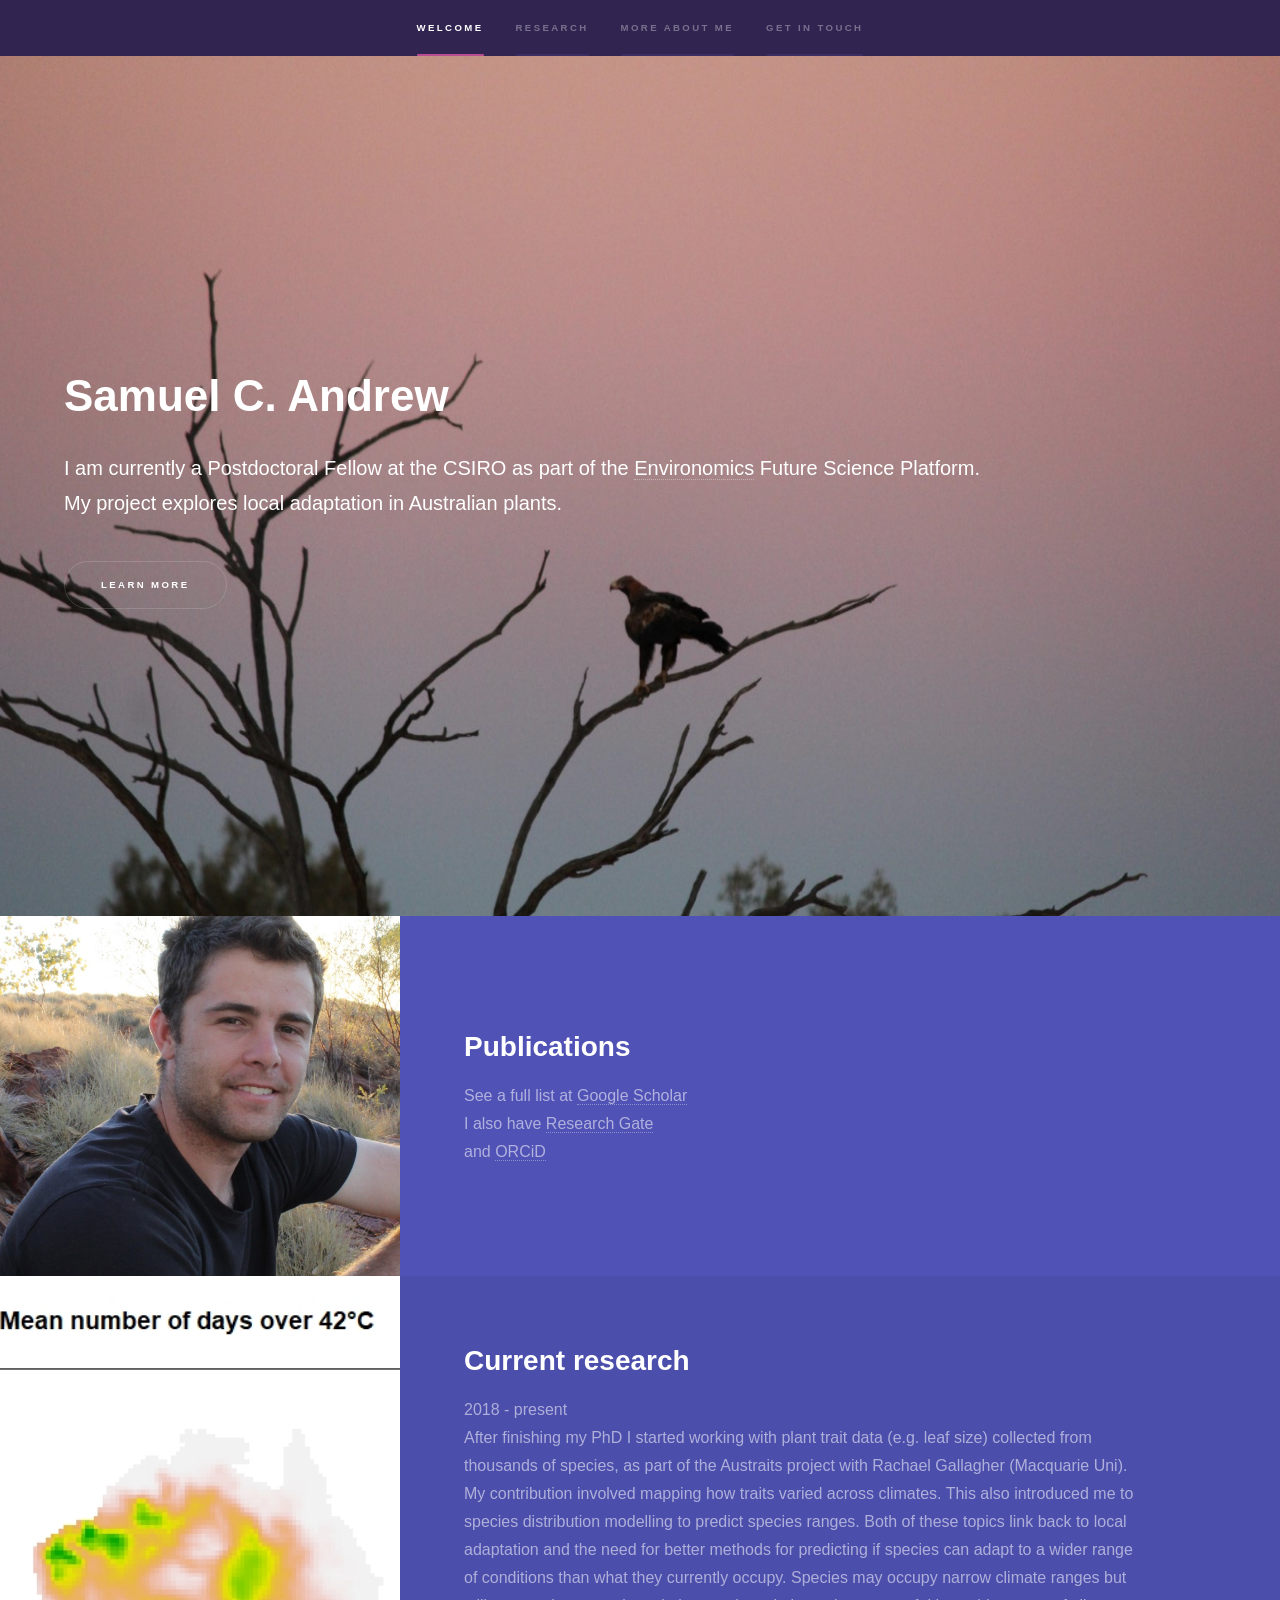
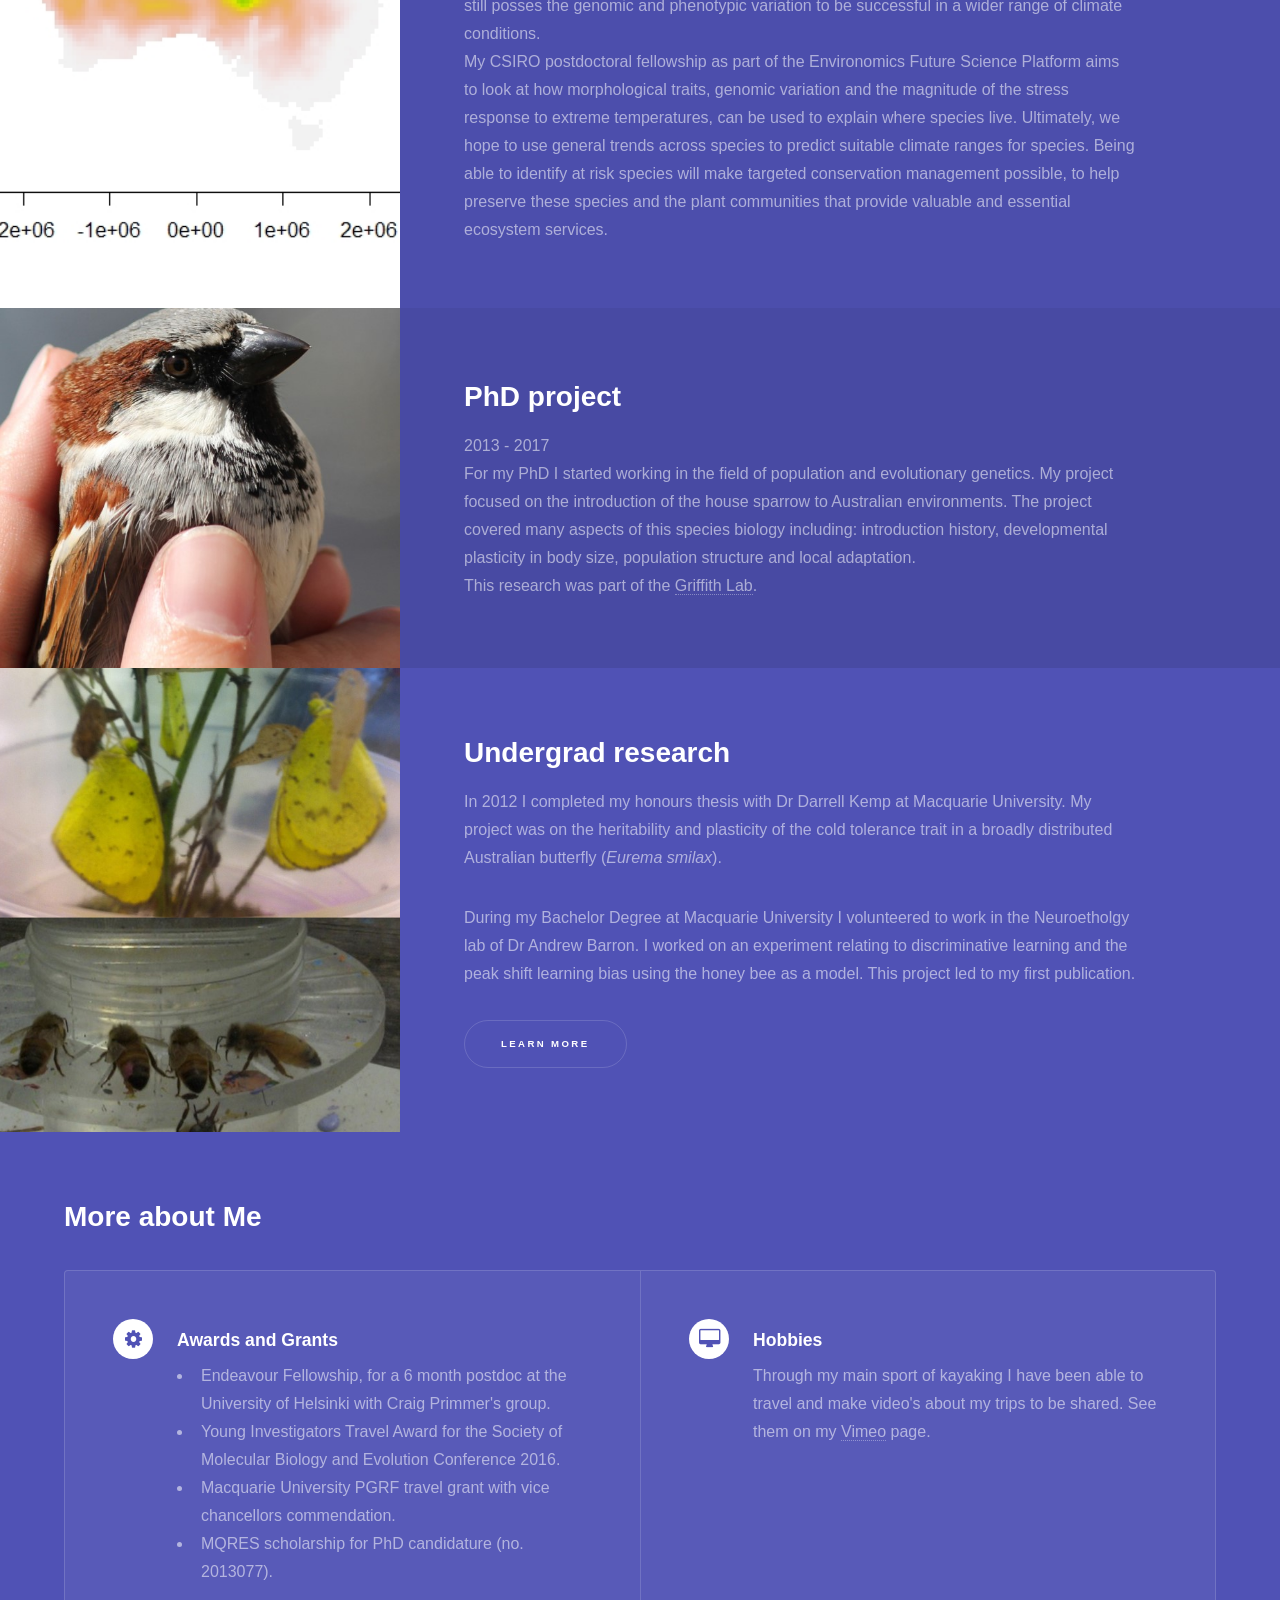
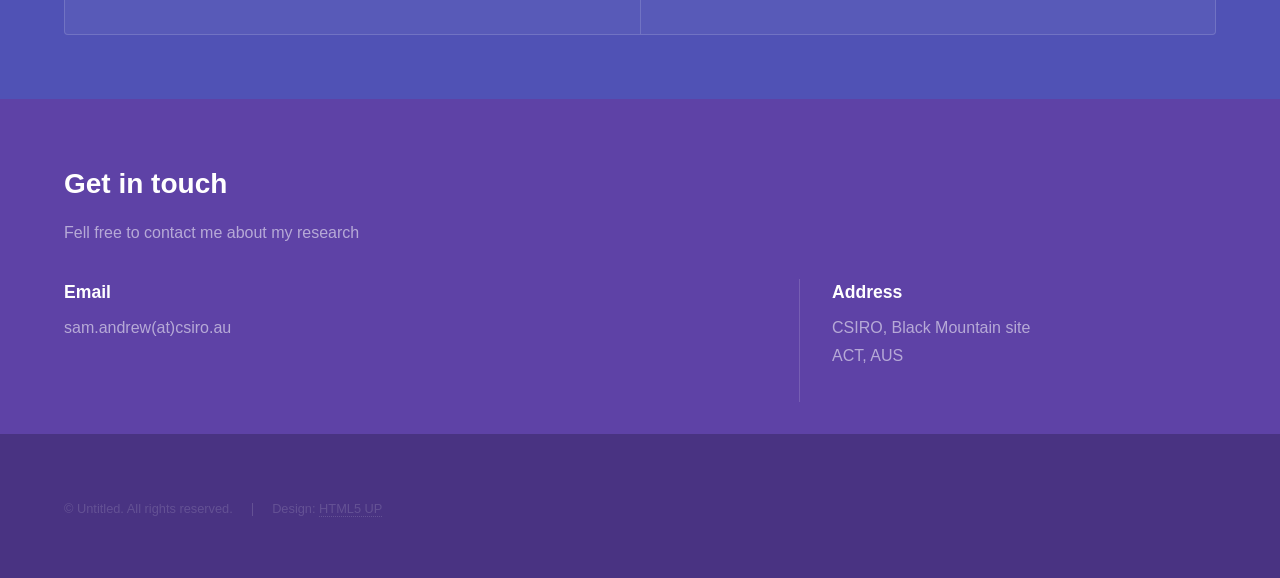
<file: index.html>
<!DOCTYPE HTML>
<!--
	Hyperspace by HTML5 UP
	html5up.net | @n33co
	Free for personal and commercial use under the CCA 3.0 license (html5up.net/license)
-->
<html>
	<head>
		<title>Samuel C. Andrew Homepage</title>
		<meta charset="utf-8" />
		<meta name="viewport" content="width=device-width, initial-scale=1" />
		<!--[if lte IE 8]><script src="assets/js/ie/html5shiv.js"></script><![endif]-->
		<link rel="stylesheet" href="assets/css/main.css" />
		<!--[if lte IE 9]><link rel="stylesheet" href="assets/css/ie9.css" /><![endif]-->
		<!--[if lte IE 8]><link rel="stylesheet" href="assets/css/ie8.css" /><![endif]-->
	</head>
	<body>

		<!-- Sidebar -->
			<section id="sidebar">
				<div class="inner">
					<nav>
						<ul>
							<li><a href="#intro">Welcome</a></li>
							<li><a href="#one">Research</a></li>
							<li><a href="#two">More about me</a></li>
							<li><a href="#three">Get in touch</a></li>
						</ul>
					</nav>
				</div>
			</section>

		<!-- Wrapper -->
			<div id="wrapper">

				<!-- Intro -->
					<section id="intro" class="wrapper style1 fullscreen fade-up">
						<div class="inner">
							<h1>Samuel C. Andrew</h1>
							<p style=color:white;>I am currently a Postdoctoral Fellow at the CSIRO as part of the <a href="https://research.csiro.au/environomics/">Environomics</a> Future Science Platform. </a><br />
							My project explores local adaptation in Australian plants.</p> 
							<ul class="actions">
								<li><a href="#one" class="button scrolly">Learn more</a></li>
							</ul>
						</div>
					</section>

				<!-- One -->
					<section id="one" class="wrapper style2 spotlights">
						<section>
							<div class="image"><img src="images/pic01.jpg" alt="" data-position="center center" /></div>
							<div class="content">
								<div class="inner">
									<h2>Publications</h2>
									<p> See a full list at <a href="https://scholar.google.com.au/citations?user=wI5Qr2sAAAAJ&hl=en">Google Scholar</a><br />
									I also have <a href="https://www.researchgate.net/profile/Samuel_Andrew">Research Gate</a><br />
									and <a href="http://orcid.org/0000-0003-4589-2746">ORCiD</a><br /></p>
									
								</div>
							</div>
						</section>
						<section>
							<a href="#" class="image"><img src="images/pic07_2.jpeg" alt="" data-position="center center" /></a>
							<div class="content">
								<div class="inner">
									<h2>Current research</h2>
									<p>2018 - present<br />
									 
									 After finishing my PhD I started working with plant trait data (e.g. leaf size) collected from thousands of species,
									 as part of the Austraits project with Rachael Gallagher (Macquarie Uni). My contribution involved mapping how traits varied
									 across climates. This also introduced me to species distribution modelling to predict species ranges. Both of these topics link
									 back to local adaptation and the need for better methods for predicting if species can adapt to a wider range of conditions than
									 what they currently occupy. Species may occupy narrow climate ranges but still posses the genomic and phenotypic variation to be
									 successful in a wider range of climate conditions.<br />
									 My CSIRO postdoctoral fellowship as part of the Environomics Future Science Platform aims to look at how morphological traits,
									 genomic variation and the magnitude of the stress response to extreme temperatures, can be used to explain where species live.
									 Ultimately, we hope to use general trends across species to predict suitable climate ranges for species. Being able to identify
									 at risk species will make targeted conservation management possible, to help preserve these species and the plant communities that
									 provide valuable and essential ecosystem services. </p>
									
								</div>
							</div>
						</section>
						<section>
							<a href="#" class="image"><img src="images/pic02.jpg" alt="" data-position="center center" /></a>
							<div class="content">
								<div class="inner">
									<h2>PhD project</h2>
									<p>2013 - 2017<br />
									 For my PhD I started working in the field of population and evolutionary genetics. My project focused on the introduction of the house sparrow to Australian environments.
									 The project covered many aspects of this species biology including: introduction history, developmental plasticity in body size, population structure and local adaptation.<br />
									 This research was part of the <a href="http://bio.mq.edu.au/research/groups/avianbehaviouralecology//">Griffith Lab</a>. </p>
									
								</div>
							</div>
						</section>
						<section>
							<a href="#" class="image"><img src="images/pic03.jpg" alt="" data-position="center center" /></a>
							<div class="content">
								<div class="inner">
									<h2>Undergrad research</h2>
									<p>In 2012 I completed my honours thesis with Dr Darrell Kemp at Macquarie University. My project was on the heritability and plasticity of the cold tolerance trait in a broadly distributed Australian butterfly (<i>Eurema smilax</i>).</p>
									<p> During my Bachelor Degree at Macquarie University I volunteered to work in the Neuroetholgy lab of Dr Andrew Barron. I worked on an experiment relating to discriminative learning and the peak shift learning bias using the honey bee as a model. This project led to my first publication.</P>
									<ul class="actions">
										<li><a href="#two" class="button scrolly">Learn more</a></li>
									</ul>
								</div>
							</div>
						</section>
					</section>

				<!-- Two -->
					<section id="two" class="wrapper style2 fade-up">
						<div class="inner">
							<h2>More about Me</h2>
							<p></p>
							<div class="features">
								<section>
									<span class="icon major fa-cog"></span>
									<h3>Awards and Grants</h3>
									<ul>
										<li>Endeavour Fellowship, for a 6 month postdoc at the University of Helsinki with Craig Primmer's group. </li>
										<li>Young Investigators Travel Award for the Society of Molecular Biology and Evolution Conference 2016.</li>
										<li>Macquarie University PGRF travel grant with vice chancellors commendation.</li>
										<li>MQRES scholarship for PhD candidature (no. 2013077).</li>
									</ul>
								</section>
								<section>
									<span class="icon major fa-desktop"></span>
									<h3>Hobbies</h3>
									<p> Through my main sport of kayaking I have been able to travel and make video's about my trips to be shared. See them on my <a href="https://vimeo.com/user37399952">Vimeo</a> page. </p>
								</section>
							</div>
							
						</div>
					</section>

				<!-- Three -->
					<section id="three" class="wrapper style1 fade-up">
						<div class="inner">
							<h2>Get in touch</h2>
							<p>Fell free to contact me about my research</p>
							<div class="split style1">
								<section>
									<ul class="contact">
										<li>
											<h3>Email</h3>
											<span>sam.andrew(at)csiro.au</span>
										</li>
									</ul>
								</section>
								<section>
									<ul class="contact">
										<li>
											<h3>Address</h3>
											<span> CSIRO, Black Mountain site<br />
											ACT, AUS</span>
										</li>
									</ul>
								</section>
							</div>
						</div>
					</section>

			</div>

		<!-- Footer -->
			<footer id="footer" class="wrapper style1-alt">
				<div class="inner">
					<ul class="menu">
						<li>&copy; Untitled. All rights reserved.</li><li>Design: <a href="http://html5up.net">HTML5 UP</a></li>
					</ul>
				</div>
			</footer>

		<!-- Scripts -->
			<script src="assets/js/jquery.min.js"></script>
			<script src="assets/js/jquery.scrollex.min.js"></script>
			<script src="assets/js/jquery.scrolly.min.js"></script>
			<script src="assets/js/skel.min.js"></script>
			<script src="assets/js/util.js"></script>
			<!--[if lte IE 8]><script src="assets/js/ie/respond.min.js"></script><![endif]-->
			<script src="assets/js/main.js"></script>

	</body>
</html>
</file>
<file: assets/css/ie9.css>
/*
	Hyperspace by HTML5 UP
	html5up.net | @n33co
	Free for personal and commercial use under the CCA 3.0 license (html5up.net/license)
*/

/* Type */

	h1.major:after {
		background: #b74e91;
	}

/* Wrapper */

	.wrapper.fullscreen {
		min-height: 0;
		padding-bottom: 6em;
		padding-top: 6em;
	}

		body.is-ie .wrapper.fullscreen {
			height: auto;
		}

/* Spotlights */

	.spotlights > section {
		padding-left: 20em;
		position: relative;
	}

		.spotlights > section > .image {
			height: 100%;
			left: 0;
			position: absolute;
			top: 0;
			width: 20em;
		}

		.spotlights > section > .content {
			width: 100%;
		}

/* Features */

	.features:after {
		clear: both;
		content: '';
		display: block;
	}

	.features section {
		float: left;
	}

/* Split */

	.split:after {
		clear: both;
		content: '';
		display: block;
	}

	.split > * {
		float: left;
	}

/* Sidebar */

	#sidebar nav a:after {
		background-color: #b74e91;
	}

/* Header */

	#header:after {
		clear: both;
		content: '';
		display: block;
	}

	#header > .title {
		float: left;
	}

	#header > nav {
		float: right;
	}
</file>
<file: assets/css/ie8.css>
/*
	Hyperspace by HTML5 UP
	html5up.net | @n33co
	Free for personal and commercial use under the CCA 3.0 license (html5up.net/license)
*/

/* Type */

	body, input, select, textarea {
		color: #ffffff;
	}

/* Button */

	input[type="submit"],
	input[type="reset"],
	input[type="button"],
	button,
	.button {
		position: relative;
	}

		input[type="submit"]:after,
		input[type="reset"]:after,
		input[type="button"]:after,
		button:after,
		.button:after {
			display: none;
		}

/* Features */

	.features {
		border: solid 1px;
	}

/* Form */

	input[type="text"],
	input[type="password"],
	input[type="email"],
	input[type="tel"],
	select,
	textarea {
		background: transparent;
		border: solid 1px;
	}

/* Split */

	.split.style1 > :first-child {
		padding-right: 2em;
		width: 70%;
	}
</file>
<file: assets/css/main.css>
@import url(font-awesome.min.css);

/*
	Hyperspace by HTML5 UP
	html5up.net | @n33co
	Free for personal and commercial use under the CCA 3.0 license (html5up.net/license)
*/

/* Reset */

	html, body, div, span, applet, object, iframe, h1, h2, h3, h4, h5, h6, p, blockquote, pre, a, abbr, acronym, address, big, cite, code, del, dfn, em, img, ins, kbd, q, s, samp, small, strike, strong, sub, sup, tt, var, b, u, i, center, dl, dt, dd, ol, ul, li, fieldset, form, label, legend, table, caption, tbody, tfoot, thead, tr, th, td, article, aside, canvas, details, embed, figure, figcaption, footer, header, hgroup, menu, nav, output, ruby, section, summary, time, mark, audio, video {
		margin: 0;
		padding: 0;
		border: 0;
		font-size: 100%;
		font: inherit;
		vertical-align: baseline;
	}

	article, aside, details, figcaption, figure, footer, header, hgroup, menu, nav, section {
		display: block;
	}

	body {
		line-height: 1;
	}

	ol, ul {
		list-style: none;
	}

	blockquote, q {
		quotes: none;
	}

	blockquote:before, blockquote:after, q:before, q:after {
		content: '';
		content: none;
	}

	table {
		border-collapse: collapse;
		border-spacing: 0;
	}

	body {
		-webkit-text-size-adjust: none;
	}

/* Box Model */

	*, *:before, *:after {
		-moz-box-sizing: border-box;
		-webkit-box-sizing: border-box;
		box-sizing: border-box;
	}

/* Grid */

	.row {
		border-bottom: solid 1px transparent;
		-moz-box-sizing: border-box;
		-webkit-box-sizing: border-box;
		box-sizing: border-box;
	}

	.row > * {
		float: left;
		-moz-box-sizing: border-box;
		-webkit-box-sizing: border-box;
		box-sizing: border-box;
	}

	.row:after, .row:before {
		content: '';
		display: block;
		clear: both;
		height: 0;
	}

	.row.uniform > * > :first-child {
		margin-top: 0;
	}

	.row.uniform > * > :last-child {
		margin-bottom: 0;
	}

	.row.\30 \25 > * {
		padding: 0 0 0 0em;
	}

	.row.\30 \25 {
		margin: 0 0 -1px 0em;
	}

	.row.uniform.\30 \25 > * {
		padding: 0em 0 0 0em;
	}

	.row.uniform.\30 \25 {
		margin: 0em 0 -1px 0em;
	}

	.row > * {
		padding: 0 0 0 1.5em;
	}

	.row {
		margin: 0 0 -1px -1.5em;
	}

	.row.uniform > * {
		padding: 1.5em 0 0 1.5em;
	}

	.row.uniform {
		margin: -1.5em 0 -1px -1.5em;
	}

	.row.\32 00\25 > * {
		padding: 0 0 0 3em;
	}

	.row.\32 00\25 {
		margin: 0 0 -1px -3em;
	}

	.row.uniform.\32 00\25 > * {
		padding: 3em 0 0 3em;
	}

	.row.uniform.\32 00\25 {
		margin: -3em 0 -1px -3em;
	}

	.row.\31 50\25 > * {
		padding: 0 0 0 2.25em;
	}

	.row.\31 50\25 {
		margin: 0 0 -1px -2.25em;
	}

	.row.uniform.\31 50\25 > * {
		padding: 2.25em 0 0 2.25em;
	}

	.row.uniform.\31 50\25 {
		margin: -2.25em 0 -1px -2.25em;
	}

	.row.\35 0\25 > * {
		padding: 0 0 0 0.75em;
	}

	.row.\35 0\25 {
		margin: 0 0 -1px -0.75em;
	}

	.row.uniform.\35 0\25 > * {
		padding: 0.75em 0 0 0.75em;
	}

	.row.uniform.\35 0\25 {
		margin: -0.75em 0 -1px -0.75em;
	}

	.row.\32 5\25 > * {
		padding: 0 0 0 0.375em;
	}

	.row.\32 5\25 {
		margin: 0 0 -1px -0.375em;
	}

	.row.uniform.\32 5\25 > * {
		padding: 0.375em 0 0 0.375em;
	}

	.row.uniform.\32 5\25 {
		margin: -0.375em 0 -1px -0.375em;
	}

	.\31 2u, .\31 2u\24 {
		width: 100%;
		clear: none;
		margin-left: 0;
	}

	.\31 1u, .\31 1u\24 {
		width: 91.6666666667%;
		clear: none;
		margin-left: 0;
	}

	.\31 0u, .\31 0u\24 {
		width: 83.3333333333%;
		clear: none;
		margin-left: 0;
	}

	.\39 u, .\39 u\24 {
		width: 75%;
		clear: none;
		margin-left: 0;
	}

	.\38 u, .\38 u\24 {
		width: 66.6666666667%;
		clear: none;
		margin-left: 0;
	}

	.\37 u, .\37 u\24 {
		width: 58.3333333333%;
		clear: none;
		margin-left: 0;
	}

	.\36 u, .\36 u\24 {
		width: 50%;
		clear: none;
		margin-left: 0;
	}

	.\35 u, .\35 u\24 {
		width: 41.6666666667%;
		clear: none;
		margin-left: 0;
	}

	.\34 u, .\34 u\24 {
		width: 33.3333333333%;
		clear: none;
		margin-left: 0;
	}

	.\33 u, .\33 u\24 {
		width: 25%;
		clear: none;
		margin-left: 0;
	}

	.\32 u, .\32 u\24 {
		width: 16.6666666667%;
		clear: none;
		margin-left: 0;
	}

	.\31 u, .\31 u\24 {
		width: 8.3333333333%;
		clear: none;
		margin-left: 0;
	}

	.\31 2u\24 + *,
	.\31 1u\24 + *,
	.\31 0u\24 + *,
	.\39 u\24 + *,
	.\38 u\24 + *,
	.\37 u\24 + *,
	.\36 u\24 + *,
	.\35 u\24 + *,
	.\34 u\24 + *,
	.\33 u\24 + *,
	.\32 u\24 + *,
	.\31 u\24 + * {
		clear: left;
	}

	.\-11u {
		margin-left: 91.66667%;
	}

	.\-10u {
		margin-left: 83.33333%;
	}

	.\-9u {
		margin-left: 75%;
	}

	.\-8u {
		margin-left: 66.66667%;
	}

	.\-7u {
		margin-left: 58.33333%;
	}

	.\-6u {
		margin-left: 50%;
	}

	.\-5u {
		margin-left: 41.66667%;
	}

	.\-4u {
		margin-left: 33.33333%;
	}

	.\-3u {
		margin-left: 25%;
	}

	.\-2u {
		margin-left: 16.66667%;
	}

	.\-1u {
		margin-left: 8.33333%;
	}

	@media screen and (max-width: 1680px) {

		.row > * {
			padding: 0 0 0 1.5em;
		}

		.row {
			margin: 0 0 -1px -1.5em;
		}

		.row.uniform > * {
			padding: 1.5em 0 0 1.5em;
		}

		.row.uniform {
			margin: -1.5em 0 -1px -1.5em;
		}

		.row.\32 00\25 > * {
			padding: 0 0 0 3em;
		}

		.row.\32 00\25 {
			margin: 0 0 -1px -3em;
		}

		.row.uniform.\32 00\25 > * {
			padding: 3em 0 0 3em;
		}

		.row.uniform.\32 00\25 {
			margin: -3em 0 -1px -3em;
		}

		.row.\31 50\25 > * {
			padding: 0 0 0 2.25em;
		}

		.row.\31 50\25 {
			margin: 0 0 -1px -2.25em;
		}

		.row.uniform.\31 50\25 > * {
			padding: 2.25em 0 0 2.25em;
		}

		.row.uniform.\31 50\25 {
			margin: -2.25em 0 -1px -2.25em;
		}

		.row.\35 0\25 > * {
			padding: 0 0 0 0.75em;
		}

		.row.\35 0\25 {
			margin: 0 0 -1px -0.75em;
		}

		.row.uniform.\35 0\25 > * {
			padding: 0.75em 0 0 0.75em;
		}

		.row.uniform.\35 0\25 {
			margin: -0.75em 0 -1px -0.75em;
		}

		.row.\32 5\25 > * {
			padding: 0 0 0 0.375em;
		}

		.row.\32 5\25 {
			margin: 0 0 -1px -0.375em;
		}

		.row.uniform.\32 5\25 > * {
			padding: 0.375em 0 0 0.375em;
		}

		.row.uniform.\32 5\25 {
			margin: -0.375em 0 -1px -0.375em;
		}

		.\31 2u\28xlarge\29, .\31 2u\24\28xlarge\29 {
			width: 100%;
			clear: none;
			margin-left: 0;
		}

		.\31 1u\28xlarge\29, .\31 1u\24\28xlarge\29 {
			width: 91.6666666667%;
			clear: none;
			margin-left: 0;
		}

		.\31 0u\28xlarge\29, .\31 0u\24\28xlarge\29 {
			width: 83.3333333333%;
			clear: none;
			margin-left: 0;
		}

		.\39 u\28xlarge\29, .\39 u\24\28xlarge\29 {
			width: 75%;
			clear: none;
			margin-left: 0;
		}

		.\38 u\28xlarge\29, .\38 u\24\28xlarge\29 {
			width: 66.6666666667%;
			clear: none;
			margin-left: 0;
		}

		.\37 u\28xlarge\29, .\37 u\24\28xlarge\29 {
			width: 58.3333333333%;
			clear: none;
			margin-left: 0;
		}

		.\36 u\28xlarge\29, .\36 u\24\28xlarge\29 {
			width: 50%;
			clear: none;
			margin-left: 0;
		}

		.\35 u\28xlarge\29, .\35 u\24\28xlarge\29 {
			width: 41.6666666667%;
			clear: none;
			margin-left: 0;
		}

		.\34 u\28xlarge\29, .\34 u\24\28xlarge\29 {
			width: 33.3333333333%;
			clear: none;
			margin-left: 0;
		}

		.\33 u\28xlarge\29, .\33 u\24\28xlarge\29 {
			width: 25%;
			clear: none;
			margin-left: 0;
		}

		.\32 u\28xlarge\29, .\32 u\24\28xlarge\29 {
			width: 16.6666666667%;
			clear: none;
			margin-left: 0;
		}

		.\31 u\28xlarge\29, .\31 u\24\28xlarge\29 {
			width: 8.3333333333%;
			clear: none;
			margin-left: 0;
		}

		.\31 2u\24\28xlarge\29 + *,
		.\31 1u\24\28xlarge\29 + *,
		.\31 0u\24\28xlarge\29 + *,
		.\39 u\24\28xlarge\29 + *,
		.\38 u\24\28xlarge\29 + *,
		.\37 u\24\28xlarge\29 + *,
		.\36 u\24\28xlarge\29 + *,
		.\35 u\24\28xlarge\29 + *,
		.\34 u\24\28xlarge\29 + *,
		.\33 u\24\28xlarge\29 + *,
		.\32 u\24\28xlarge\29 + *,
		.\31 u\24\28xlarge\29 + * {
			clear: left;
		}

		.\-11u\28xlarge\29 {
			margin-left: 91.66667%;
		}

		.\-10u\28xlarge\29 {
			margin-left: 83.33333%;
		}

		.\-9u\28xlarge\29 {
			margin-left: 75%;
		}

		.\-8u\28xlarge\29 {
			margin-left: 66.66667%;
		}

		.\-7u\28xlarge\29 {
			margin-left: 58.33333%;
		}

		.\-6u\28xlarge\29 {
			margin-left: 50%;
		}

		.\-5u\28xlarge\29 {
			margin-left: 41.66667%;
		}

		.\-4u\28xlarge\29 {
			margin-left: 33.33333%;
		}

		.\-3u\28xlarge\29 {
			margin-left: 25%;
		}

		.\-2u\28xlarge\29 {
			margin-left: 16.66667%;
		}

		.\-1u\28xlarge\29 {
			margin-left: 8.33333%;
		}

	}

	@media screen and (max-width: 1280px) {

		.row > * {
			padding: 0 0 0 1.5em;
		}

		.row {
			margin: 0 0 -1px -1.5em;
		}

		.row.uniform > * {
			padding: 1.5em 0 0 1.5em;
		}

		.row.uniform {
			margin: -1.5em 0 -1px -1.5em;
		}

		.row.\32 00\25 > * {
			padding: 0 0 0 3em;
		}

		.row.\32 00\25 {
			margin: 0 0 -1px -3em;
		}

		.row.uniform.\32 00\25 > * {
			padding: 3em 0 0 3em;
		}

		.row.uniform.\32 00\25 {
			margin: -3em 0 -1px -3em;
		}

		.row.\31 50\25 > * {
			padding: 0 0 0 2.25em;
		}

		.row.\31 50\25 {
			margin: 0 0 -1px -2.25em;
		}

		.row.uniform.\31 50\25 > * {
			padding: 2.25em 0 0 2.25em;
		}

		.row.uniform.\31 50\25 {
			margin: -2.25em 0 -1px -2.25em;
		}

		.row.\35 0\25 > * {
			padding: 0 0 0 0.75em;
		}

		.row.\35 0\25 {
			margin: 0 0 -1px -0.75em;
		}

		.row.uniform.\35 0\25 > * {
			padding: 0.75em 0 0 0.75em;
		}

		.row.uniform.\35 0\25 {
			margin: -0.75em 0 -1px -0.75em;
		}

		.row.\32 5\25 > * {
			padding: 0 0 0 0.375em;
		}

		.row.\32 5\25 {
			margin: 0 0 -1px -0.375em;
		}

		.row.uniform.\32 5\25 > * {
			padding: 0.375em 0 0 0.375em;
		}

		.row.uniform.\32 5\25 {
			margin: -0.375em 0 -1px -0.375em;
		}

		.\31 2u\28large\29, .\31 2u\24\28large\29 {
			width: 100%;
			clear: none;
			margin-left: 0;
		}

		.\31 1u\28large\29, .\31 1u\24\28large\29 {
			width: 91.6666666667%;
			clear: none;
			margin-left: 0;
		}

		.\31 0u\28large\29, .\31 0u\24\28large\29 {
			width: 83.3333333333%;
			clear: none;
			margin-left: 0;
		}

		.\39 u\28large\29, .\39 u\24\28large\29 {
			width: 75%;
			clear: none;
			margin-left: 0;
		}

		.\38 u\28large\29, .\38 u\24\28large\29 {
			width: 66.6666666667%;
			clear: none;
			margin-left: 0;
		}

		.\37 u\28large\29, .\37 u\24\28large\29 {
			width: 58.3333333333%;
			clear: none;
			margin-left: 0;
		}

		.\36 u\28large\29, .\36 u\24\28large\29 {
			width: 50%;
			clear: none;
			margin-left: 0;
		}

		.\35 u\28large\29, .\35 u\24\28large\29 {
			width: 41.6666666667%;
			clear: none;
			margin-left: 0;
		}

		.\34 u\28large\29, .\34 u\24\28large\29 {
			width: 33.3333333333%;
			clear: none;
			margin-left: 0;
		}

		.\33 u\28large\29, .\33 u\24\28large\29 {
			width: 25%;
			clear: none;
			margin-left: 0;
		}

		.\32 u\28large\29, .\32 u\24\28large\29 {
			width: 16.6666666667%;
			clear: none;
			margin-left: 0;
		}

		.\31 u\28large\29, .\31 u\24\28large\29 {
			width: 8.3333333333%;
			clear: none;
			margin-left: 0;
		}

		.\31 2u\24\28large\29 + *,
		.\31 1u\24\28large\29 + *,
		.\31 0u\24\28large\29 + *,
		.\39 u\24\28large\29 + *,
		.\38 u\24\28large\29 + *,
		.\37 u\24\28large\29 + *,
		.\36 u\24\28large\29 + *,
		.\35 u\24\28large\29 + *,
		.\34 u\24\28large\29 + *,
		.\33 u\24\28large\29 + *,
		.\32 u\24\28large\29 + *,
		.\31 u\24\28large\29 + * {
			clear: left;
		}

		.\-11u\28large\29 {
			margin-left: 91.66667%;
		}

		.\-10u\28large\29 {
			margin-left: 83.33333%;
		}

		.\-9u\28large\29 {
			margin-left: 75%;
		}

		.\-8u\28large\29 {
			margin-left: 66.66667%;
		}

		.\-7u\28large\29 {
			margin-left: 58.33333%;
		}

		.\-6u\28large\29 {
			margin-left: 50%;
		}

		.\-5u\28large\29 {
			margin-left: 41.66667%;
		}

		.\-4u\28large\29 {
			margin-left: 33.33333%;
		}

		.\-3u\28large\29 {
			margin-left: 25%;
		}

		.\-2u\28large\29 {
			margin-left: 16.66667%;
		}

		.\-1u\28large\29 {
			margin-left: 8.33333%;
		}

	}

	@media screen and (max-width: 980px) {

		.row > * {
			padding: 0 0 0 1.5em;
		}

		.row {
			margin: 0 0 -1px -1.5em;
		}

		.row.uniform > * {
			padding: 1.5em 0 0 1.5em;
		}

		.row.uniform {
			margin: -1.5em 0 -1px -1.5em;
		}

		.row.\32 00\25 > * {
			padding: 0 0 0 3em;
		}

		.row.\32 00\25 {
			margin: 0 0 -1px -3em;
		}

		.row.uniform.\32 00\25 > * {
			padding: 3em 0 0 3em;
		}

		.row.uniform.\32 00\25 {
			margin: -3em 0 -1px -3em;
		}

		.row.\31 50\25 > * {
			padding: 0 0 0 2.25em;
		}

		.row.\31 50\25 {
			margin: 0 0 -1px -2.25em;
		}

		.row.uniform.\31 50\25 > * {
			padding: 2.25em 0 0 2.25em;
		}

		.row.uniform.\31 50\25 {
			margin: -2.25em 0 -1px -2.25em;
		}

		.row.\35 0\25 > * {
			padding: 0 0 0 0.75em;
		}

		.row.\35 0\25 {
			margin: 0 0 -1px -0.75em;
		}

		.row.uniform.\35 0\25 > * {
			padding: 0.75em 0 0 0.75em;
		}

		.row.uniform.\35 0\25 {
			margin: -0.75em 0 -1px -0.75em;
		}

		.row.\32 5\25 > * {
			padding: 0 0 0 0.375em;
		}

		.row.\32 5\25 {
			margin: 0 0 -1px -0.375em;
		}

		.row.uniform.\32 5\25 > * {
			padding: 0.375em 0 0 0.375em;
		}

		.row.uniform.\32 5\25 {
			margin: -0.375em 0 -1px -0.375em;
		}

		.\31 2u\28medium\29, .\31 2u\24\28medium\29 {
			width: 100%;
			clear: none;
			margin-left: 0;
		}

		.\31 1u\28medium\29, .\31 1u\24\28medium\29 {
			width: 91.6666666667%;
			clear: none;
			margin-left: 0;
		}

		.\31 0u\28medium\29, .\31 0u\24\28medium\29 {
			width: 83.3333333333%;
			clear: none;
			margin-left: 0;
		}

		.\39 u\28medium\29, .\39 u\24\28medium\29 {
			width: 75%;
			clear: none;
			margin-left: 0;
		}

		.\38 u\28medium\29, .\38 u\24\28medium\29 {
			width: 66.6666666667%;
			clear: none;
			margin-left: 0;
		}

		.\37 u\28medium\29, .\37 u\24\28medium\29 {
			width: 58.3333333333%;
			clear: none;
			margin-left: 0;
		}

		.\36 u\28medium\29, .\36 u\24\28medium\29 {
			width: 50%;
			clear: none;
			margin-left: 0;
		}

		.\35 u\28medium\29, .\35 u\24\28medium\29 {
			width: 41.6666666667%;
			clear: none;
			margin-left: 0;
		}

		.\34 u\28medium\29, .\34 u\24\28medium\29 {
			width: 33.3333333333%;
			clear: none;
			margin-left: 0;
		}

		.\33 u\28medium\29, .\33 u\24\28medium\29 {
			width: 25%;
			clear: none;
			margin-left: 0;
		}

		.\32 u\28medium\29, .\32 u\24\28medium\29 {
			width: 16.6666666667%;
			clear: none;
			margin-left: 0;
		}

		.\31 u\28medium\29, .\31 u\24\28medium\29 {
			width: 8.3333333333%;
			clear: none;
			margin-left: 0;
		}

		.\31 2u\24\28medium\29 + *,
		.\31 1u\24\28medium\29 + *,
		.\31 0u\24\28medium\29 + *,
		.\39 u\24\28medium\29 + *,
		.\38 u\24\28medium\29 + *,
		.\37 u\24\28medium\29 + *,
		.\36 u\24\28medium\29 + *,
		.\35 u\24\28medium\29 + *,
		.\34 u\24\28medium\29 + *,
		.\33 u\24\28medium\29 + *,
		.\32 u\24\28medium\29 + *,
		.\31 u\24\28medium\29 + * {
			clear: left;
		}

		.\-11u\28medium\29 {
			margin-left: 91.66667%;
		}

		.\-10u\28medium\29 {
			margin-left: 83.33333%;
		}

		.\-9u\28medium\29 {
			margin-left: 75%;
		}

		.\-8u\28medium\29 {
			margin-left: 66.66667%;
		}

		.\-7u\28medium\29 {
			margin-left: 58.33333%;
		}

		.\-6u\28medium\29 {
			margin-left: 50%;
		}

		.\-5u\28medium\29 {
			margin-left: 41.66667%;
		}

		.\-4u\28medium\29 {
			margin-left: 33.33333%;
		}

		.\-3u\28medium\29 {
			margin-left: 25%;
		}

		.\-2u\28medium\29 {
			margin-left: 16.66667%;
		}

		.\-1u\28medium\29 {
			margin-left: 8.33333%;
		}

	}

	@media screen and (max-width: 736px) {

		.row > * {
			padding: 0 0 0 1.5em;
		}

		.row {
			margin: 0 0 -1px -1.5em;
		}

		.row.uniform > * {
			padding: 1.5em 0 0 1.5em;
		}

		.row.uniform {
			margin: -1.5em 0 -1px -1.5em;
		}

		.row.\32 00\25 > * {
			padding: 0 0 0 3em;
		}

		.row.\32 00\25 {
			margin: 0 0 -1px -3em;
		}

		.row.uniform.\32 00\25 > * {
			padding: 3em 0 0 3em;
		}

		.row.uniform.\32 00\25 {
			margin: -3em 0 -1px -3em;
		}

		.row.\31 50\25 > * {
			padding: 0 0 0 2.25em;
		}

		.row.\31 50\25 {
			margin: 0 0 -1px -2.25em;
		}

		.row.uniform.\31 50\25 > * {
			padding: 2.25em 0 0 2.25em;
		}

		.row.uniform.\31 50\25 {
			margin: -2.25em 0 -1px -2.25em;
		}

		.row.\35 0\25 > * {
			padding: 0 0 0 0.75em;
		}

		.row.\35 0\25 {
			margin: 0 0 -1px -0.75em;
		}

		.row.uniform.\35 0\25 > * {
			padding: 0.75em 0 0 0.75em;
		}

		.row.uniform.\35 0\25 {
			margin: -0.75em 0 -1px -0.75em;
		}

		.row.\32 5\25 > * {
			padding: 0 0 0 0.375em;
		}

		.row.\32 5\25 {
			margin: 0 0 -1px -0.375em;
		}

		.row.uniform.\32 5\25 > * {
			padding: 0.375em 0 0 0.375em;
		}

		.row.uniform.\32 5\25 {
			margin: -0.375em 0 -1px -0.375em;
		}

		.\31 2u\28small\29, .\31 2u\24\28small\29 {
			width: 100%;
			clear: none;
			margin-left: 0;
		}

		.\31 1u\28small\29, .\31 1u\24\28small\29 {
			width: 91.6666666667%;
			clear: none;
			margin-left: 0;
		}

		.\31 0u\28small\29, .\31 0u\24\28small\29 {
			width: 83.3333333333%;
			clear: none;
			margin-left: 0;
		}

		.\39 u\28small\29, .\39 u\24\28small\29 {
			width: 75%;
			clear: none;
			margin-left: 0;
		}

		.\38 u\28small\29, .\38 u\24\28small\29 {
			width: 66.6666666667%;
			clear: none;
			margin-left: 0;
		}

		.\37 u\28small\29, .\37 u\24\28small\29 {
			width: 58.3333333333%;
			clear: none;
			margin-left: 0;
		}

		.\36 u\28small\29, .\36 u\24\28small\29 {
			width: 50%;
			clear: none;
			margin-left: 0;
		}

		.\35 u\28small\29, .\35 u\24\28small\29 {
			width: 41.6666666667%;
			clear: none;
			margin-left: 0;
		}

		.\34 u\28small\29, .\34 u\24\28small\29 {
			width: 33.3333333333%;
			clear: none;
			margin-left: 0;
		}

		.\33 u\28small\29, .\33 u\24\28small\29 {
			width: 25%;
			clear: none;
			margin-left: 0;
		}

		.\32 u\28small\29, .\32 u\24\28small\29 {
			width: 16.6666666667%;
			clear: none;
			margin-left: 0;
		}

		.\31 u\28small\29, .\31 u\24\28small\29 {
			width: 8.3333333333%;
			clear: none;
			margin-left: 0;
		}

		.\31 2u\24\28small\29 + *,
		.\31 1u\24\28small\29 + *,
		.\31 0u\24\28small\29 + *,
		.\39 u\24\28small\29 + *,
		.\38 u\24\28small\29 + *,
		.\37 u\24\28small\29 + *,
		.\36 u\24\28small\29 + *,
		.\35 u\24\28small\29 + *,
		.\34 u\24\28small\29 + *,
		.\33 u\24\28small\29 + *,
		.\32 u\24\28small\29 + *,
		.\31 u\24\28small\29 + * {
			clear: left;
		}

		.\-11u\28small\29 {
			margin-left: 91.66667%;
		}

		.\-10u\28small\29 {
			margin-left: 83.33333%;
		}

		.\-9u\28small\29 {
			margin-left: 75%;
		}

		.\-8u\28small\29 {
			margin-left: 66.66667%;
		}

		.\-7u\28small\29 {
			margin-left: 58.33333%;
		}

		.\-6u\28small\29 {
			margin-left: 50%;
		}

		.\-5u\28small\29 {
			margin-left: 41.66667%;
		}

		.\-4u\28small\29 {
			margin-left: 33.33333%;
		}

		.\-3u\28small\29 {
			margin-left: 25%;
		}

		.\-2u\28small\29 {
			margin-left: 16.66667%;
		}

		.\-1u\28small\29 {
			margin-left: 8.33333%;
		}

	}

	@media screen and (max-width: 480px) {

		.row > * {
			padding: 0 0 0 1.5em;
		}

		.row {
			margin: 0 0 -1px -1.5em;
		}

		.row.uniform > * {
			padding: 1.5em 0 0 1.5em;
		}

		.row.uniform {
			margin: -1.5em 0 -1px -1.5em;
		}

		.row.\32 00\25 > * {
			padding: 0 0 0 3em;
		}

		.row.\32 00\25 {
			margin: 0 0 -1px -3em;
		}

		.row.uniform.\32 00\25 > * {
			padding: 3em 0 0 3em;
		}

		.row.uniform.\32 00\25 {
			margin: -3em 0 -1px -3em;
		}

		.row.\31 50\25 > * {
			padding: 0 0 0 2.25em;
		}

		.row.\31 50\25 {
			margin: 0 0 -1px -2.25em;
		}

		.row.uniform.\31 50\25 > * {
			padding: 2.25em 0 0 2.25em;
		}

		.row.uniform.\31 50\25 {
			margin: -2.25em 0 -1px -2.25em;
		}

		.row.\35 0\25 > * {
			padding: 0 0 0 0.75em;
		}

		.row.\35 0\25 {
			margin: 0 0 -1px -0.75em;
		}

		.row.uniform.\35 0\25 > * {
			padding: 0.75em 0 0 0.75em;
		}

		.row.uniform.\35 0\25 {
			margin: -0.75em 0 -1px -0.75em;
		}

		.row.\32 5\25 > * {
			padding: 0 0 0 0.375em;
		}

		.row.\32 5\25 {
			margin: 0 0 -1px -0.375em;
		}

		.row.uniform.\32 5\25 > * {
			padding: 0.375em 0 0 0.375em;
		}

		.row.uniform.\32 5\25 {
			margin: -0.375em 0 -1px -0.375em;
		}

		.\31 2u\28xsmall\29, .\31 2u\24\28xsmall\29 {
			width: 100%;
			clear: none;
			margin-left: 0;
		}

		.\31 1u\28xsmall\29, .\31 1u\24\28xsmall\29 {
			width: 91.6666666667%;
			clear: none;
			margin-left: 0;
		}

		.\31 0u\28xsmall\29, .\31 0u\24\28xsmall\29 {
			width: 83.3333333333%;
			clear: none;
			margin-left: 0;
		}

		.\39 u\28xsmall\29, .\39 u\24\28xsmall\29 {
			width: 75%;
			clear: none;
			margin-left: 0;
		}

		.\38 u\28xsmall\29, .\38 u\24\28xsmall\29 {
			width: 66.6666666667%;
			clear: none;
			margin-left: 0;
		}

		.\37 u\28xsmall\29, .\37 u\24\28xsmall\29 {
			width: 58.3333333333%;
			clear: none;
			margin-left: 0;
		}

		.\36 u\28xsmall\29, .\36 u\24\28xsmall\29 {
			width: 50%;
			clear: none;
			margin-left: 0;
		}

		.\35 u\28xsmall\29, .\35 u\24\28xsmall\29 {
			width: 41.6666666667%;
			clear: none;
			margin-left: 0;
		}

		.\34 u\28xsmall\29, .\34 u\24\28xsmall\29 {
			width: 33.3333333333%;
			clear: none;
			margin-left: 0;
		}

		.\33 u\28xsmall\29, .\33 u\24\28xsmall\29 {
			width: 25%;
			clear: none;
			margin-left: 0;
		}

		.\32 u\28xsmall\29, .\32 u\24\28xsmall\29 {
			width: 16.6666666667%;
			clear: none;
			margin-left: 0;
		}

		.\31 u\28xsmall\29, .\31 u\24\28xsmall\29 {
			width: 8.3333333333%;
			clear: none;
			margin-left: 0;
		}

		.\31 2u\24\28xsmall\29 + *,
		.\31 1u\24\28xsmall\29 + *,
		.\31 0u\24\28xsmall\29 + *,
		.\39 u\24\28xsmall\29 + *,
		.\38 u\24\28xsmall\29 + *,
		.\37 u\24\28xsmall\29 + *,
		.\36 u\24\28xsmall\29 + *,
		.\35 u\24\28xsmall\29 + *,
		.\34 u\24\28xsmall\29 + *,
		.\33 u\24\28xsmall\29 + *,
		.\32 u\24\28xsmall\29 + *,
		.\31 u\24\28xsmall\29 + * {
			clear: left;
		}

		.\-11u\28xsmall\29 {
			margin-left: 91.66667%;
		}

		.\-10u\28xsmall\29 {
			margin-left: 83.33333%;
		}

		.\-9u\28xsmall\29 {
			margin-left: 75%;
		}

		.\-8u\28xsmall\29 {
			margin-left: 66.66667%;
		}

		.\-7u\28xsmall\29 {
			margin-left: 58.33333%;
		}

		.\-6u\28xsmall\29 {
			margin-left: 50%;
		}

		.\-5u\28xsmall\29 {
			margin-left: 41.66667%;
		}

		.\-4u\28xsmall\29 {
			margin-left: 33.33333%;
		}

		.\-3u\28xsmall\29 {
			margin-left: 25%;
		}

		.\-2u\28xsmall\29 {
			margin-left: 16.66667%;
		}

		.\-1u\28xsmall\29 {
			margin-left: 8.33333%;
		}

	}

	@media screen and (max-width: 360px) {

		.row > * {
			padding: 0 0 0 1.5em;
		}

		.row {
			margin: 0 0 -1px -1.5em;
		}

		.row.uniform > * {
			padding: 1.5em 0 0 1.5em;
		}

		.row.uniform {
			margin: -1.5em 0 -1px -1.5em;
		}

		.row.\32 00\25 > * {
			padding: 0 0 0 3em;
		}

		.row.\32 00\25 {
			margin: 0 0 -1px -3em;
		}

		.row.uniform.\32 00\25 > * {
			padding: 3em 0 0 3em;
		}

		.row.uniform.\32 00\25 {
			margin: -3em 0 -1px -3em;
		}

		.row.\31 50\25 > * {
			padding: 0 0 0 2.25em;
		}

		.row.\31 50\25 {
			margin: 0 0 -1px -2.25em;
		}

		.row.uniform.\31 50\25 > * {
			padding: 2.25em 0 0 2.25em;
		}

		.row.uniform.\31 50\25 {
			margin: -2.25em 0 -1px -2.25em;
		}

		.row.\35 0\25 > * {
			padding: 0 0 0 0.75em;
		}

		.row.\35 0\25 {
			margin: 0 0 -1px -0.75em;
		}

		.row.uniform.\35 0\25 > * {
			padding: 0.75em 0 0 0.75em;
		}

		.row.uniform.\35 0\25 {
			margin: -0.75em 0 -1px -0.75em;
		}

		.row.\32 5\25 > * {
			padding: 0 0 0 0.375em;
		}

		.row.\32 5\25 {
			margin: 0 0 -1px -0.375em;
		}

		.row.uniform.\32 5\25 > * {
			padding: 0.375em 0 0 0.375em;
		}

		.row.uniform.\32 5\25 {
			margin: -0.375em 0 -1px -0.375em;
		}

		.\31 2u\28xxsmall\29, .\31 2u\24\28xxsmall\29 {
			width: 100%;
			clear: none;
			margin-left: 0;
		}

		.\31 1u\28xxsmall\29, .\31 1u\24\28xxsmall\29 {
			width: 91.6666666667%;
			clear: none;
			margin-left: 0;
		}

		.\31 0u\28xxsmall\29, .\31 0u\24\28xxsmall\29 {
			width: 83.3333333333%;
			clear: none;
			margin-left: 0;
		}

		.\39 u\28xxsmall\29, .\39 u\24\28xxsmall\29 {
			width: 75%;
			clear: none;
			margin-left: 0;
		}

		.\38 u\28xxsmall\29, .\38 u\24\28xxsmall\29 {
			width: 66.6666666667%;
			clear: none;
			margin-left: 0;
		}

		.\37 u\28xxsmall\29, .\37 u\24\28xxsmall\29 {
			width: 58.3333333333%;
			clear: none;
			margin-left: 0;
		}

		.\36 u\28xxsmall\29, .\36 u\24\28xxsmall\29 {
			width: 50%;
			clear: none;
			margin-left: 0;
		}

		.\35 u\28xxsmall\29, .\35 u\24\28xxsmall\29 {
			width: 41.6666666667%;
			clear: none;
			margin-left: 0;
		}

		.\34 u\28xxsmall\29, .\34 u\24\28xxsmall\29 {
			width: 33.3333333333%;
			clear: none;
			margin-left: 0;
		}

		.\33 u\28xxsmall\29, .\33 u\24\28xxsmall\29 {
			width: 25%;
			clear: none;
			margin-left: 0;
		}

		.\32 u\28xxsmall\29, .\32 u\24\28xxsmall\29 {
			width: 16.6666666667%;
			clear: none;
			margin-left: 0;
		}

		.\31 u\28xxsmall\29, .\31 u\24\28xxsmall\29 {
			width: 8.3333333333%;
			clear: none;
			margin-left: 0;
		}

		.\31 2u\24\28xxsmall\29 + *,
		.\31 1u\24\28xxsmall\29 + *,
		.\31 0u\24\28xxsmall\29 + *,
		.\39 u\24\28xxsmall\29 + *,
		.\38 u\24\28xxsmall\29 + *,
		.\37 u\24\28xxsmall\29 + *,
		.\36 u\24\28xxsmall\29 + *,
		.\35 u\24\28xxsmall\29 + *,
		.\34 u\24\28xxsmall\29 + *,
		.\33 u\24\28xxsmall\29 + *,
		.\32 u\24\28xxsmall\29 + *,
		.\31 u\24\28xxsmall\29 + * {
			clear: left;
		}

		.\-11u\28xxsmall\29 {
			margin-left: 91.66667%;
		}

		.\-10u\28xxsmall\29 {
			margin-left: 83.33333%;
		}

		.\-9u\28xxsmall\29 {
			margin-left: 75%;
		}

		.\-8u\28xxsmall\29 {
			margin-left: 66.66667%;
		}

		.\-7u\28xxsmall\29 {
			margin-left: 58.33333%;
		}

		.\-6u\28xxsmall\29 {
			margin-left: 50%;
		}

		.\-5u\28xxsmall\29 {
			margin-left: 41.66667%;
		}

		.\-4u\28xxsmall\29 {
			margin-left: 33.33333%;
		}

		.\-3u\28xxsmall\29 {
			margin-left: 25%;
		}

		.\-2u\28xxsmall\29 {
			margin-left: 16.66667%;
		}

		.\-1u\28xxsmall\29 {
			margin-left: 8.33333%;
		}

	}

/* Basic */

	@-ms-viewport {
		width: device-width;
	}

	body {
		-ms-overflow-style: scrollbar;
	}

	@media screen and (max-width: 480px) {

		html, body {
			min-width: 320px;
		}

	}

	body {
		background: #312450;
	}

		body.is-loading *, body.is-loading *:before, body.is-loading *:after {
			-moz-animation: none !important;
			-webkit-animation: none !important;
			-ms-animation: none !important;
			animation: none !important;
			-moz-transition: none !important;
			-webkit-transition: none !important;
			-ms-transition: none !important;
			transition: none !important;
		}

/* Type */

	body, input, select, textarea {
		color: rgba(255, 255, 255, 0.55);
		font-family: Arial, Helvetica, sans-serif;
		font-size: 16.5pt;
		font-weight: normal;
		line-height: 1.75;
	}

		@media screen and (max-width: 1680px) {

			body, input, select, textarea {
				font-size: 13pt;
			}

		}

		@media screen and (max-width: 1280px) {

			body, input, select, textarea {
				font-size: 12pt;
			}

		}

		@media screen and (max-width: 360px) {

			body, input, select, textarea {
				font-size: 11pt;
			}

		}

	a {
		-moz-transition: color 0.2s ease, border-bottom-color 0.2s ease;
		-webkit-transition: color 0.2s ease, border-bottom-color 0.2s ease;
		-ms-transition: color 0.2s ease, border-bottom-color 0.2s ease;
		transition: color 0.2s ease, border-bottom-color 0.2s ease;
		border-bottom: dotted 1px rgba(255, 255, 255, 0.35);
		color: inherit;
		text-decoration: none;
	}

		a:hover {
			border-bottom-color: transparent;
			color: #ffffff;
		}

	strong, b {
		color: #ffffff;
		font-weight: bold;
	}

	em, i {
		font-style: italic;
	}

	p {
		margin: 0 0 2em 0;
	}

	h1, h2, h3, h4, h5, h6 {
		color: #ffffff;  /* Change colour of your name here!*/
		font-weight: bold;
		line-height: 1.5;
		margin: 0 0 0.5em 0;
	}

		h1 a, h2 a, h3 a, h4 a, h5 a, h6 a {
			color: inherit;
			text-decoration: none;
		}

	h1 {
		font-size: 2.75em;
	}

		h1.major {
			margin: 0 0 1.3em 0;
			position: relative;
			padding-bottom: 0.35em;
		}

			h1.major:after {
				background-image: -moz-linear-gradient(to right, #5e42a6, #74e91);
				background-image: -webkit-linear-gradient(to right, #5e42a6, #b74e91);
				background-image: -ms-linear-gradient(to right, #5e42a6, #b74e91);
				background-image: linear-gradient(to right, #5e42a6, #b74e91);
				-moz-transition: max-width 0.2s ease;
				-webkit-transition: max-width 0.2s ease;
				-ms-transition: max-width 0.2s ease;
				transition: max-width 0.2s ease;
				border-radius: 0.2em;
				bottom: 0;
				content: '';
				height: 0.05em;
				position: absolute;
				right: 0;
				width: 100%;
			}

	h2 {
		font-size: 1.75em;
	}

	h3 {
		font-size: 1.1em;
	}

	h4 {
		font-size: 1em;
	}

	h5 {
		font-size: 0.8em;
	}

	h6 {
		font-size: 0.6em;
	}

	@media screen and (max-width: 736px) {

		h1 {
			font-size: 2em;
		}

		h2 {
			font-size: 1.25em;
		}

		h3 {
			font-size: 1em;
		}

		h4 {
			font-size: 0.8em;
		}

		h5 {
			font-size: 0.6em;
		}

		h6 {
			font-size: 0.6em;
		}

	}

	sub {
		font-size: 0.8em;
		position: relative;
		top: 0.5em;
	}

	sup {
		font-size: 0.8em;
		position: relative;
		top: -0.5em;
	}

	blockquote {
		border-left: solid 4px rgba(255, 255, 255, 0.15);
		font-style: italic;
		margin: 0 0 2em 0;
		padding: 0.5em 0 0.5em 2em;
	}

	code {
		background: rgba(255, 255, 255, 0.05);
		border-radius: 0.25em;
		border: solid 1px rgba(255, 255, 255, 0.15);
		font-family: "Courier New", monospace;
		font-size: 0.9em;
		margin: 0 0.25em;
		padding: 0.25em 0.65em;
	}

	pre {
		-webkit-overflow-scrolling: touch;
		font-family: "Courier New", monospace;
		font-size: 0.9em;
		margin: 0 0 2em 0;
	}

		pre code {
			display: block;
			line-height: 1.75em;
			padding: 1em 1.5em;
			overflow-x: auto;
		}

	hr {
		border: 0;
		border-bottom: solid 1px rgba(255, 255, 255, 0.15);
		margin: 2em 0;
	}

		hr.major {
			margin: 3em 0;
		}

	.align-left {
		text-align: left;
	}

	.align-center {
		text-align: center;
	}

	.align-right {
		text-align: right;
	}

/* Box */

	.box {
		border-radius: 0.25em;
		border: solid 1px rgba(255, 255, 255, 0.15);
		margin-bottom: 2em;
		padding: 1.5em;
	}

		.box > :last-child,
		.box > :last-child > :last-child,
		.box > :last-child > :last-child > :last-child {
			margin-bottom: 0;
		}

		.box.alt {
			border: 0;
			border-radius: 0;
			padding: 0;
		}

/* Button */

	input[type="submit"],
	input[type="reset"],
	input[type="button"],
	button,
	.button {
		-moz-appearance: none;
		-webkit-appearance: none;
		-ms-appearance: none;
		appearance: none;
		-moz-transition: border-color 0.2s ease;
		-webkit-transition: border-color 0.2s ease;
		-ms-transition: border-color 0.2s ease;
		transition: border-color 0.2s ease;
		background-color: transparent;
		border: solid 1px !important;
		border-color: rgba(255, 255, 255, 0.15) !important;
		border-radius: 3em;
		color: #ffffff !important;
		cursor: pointer;
		display: inline-block;
		font-size: 0.6em;
		font-weight: bold;
		height: calc(4.75em + 2px);
		letter-spacing: 0.25em;
		line-height: 4.75em;
		outline: 0;
		padding: 0 3.75em;
		position: relative;
		text-align: center;
		text-decoration: none;
		text-transform: uppercase;
		white-space: nowrap;
	}

		input[type="submit"]:after,
		input[type="reset"]:after,
		input[type="button"]:after,
		button:after,
		.button:after {
			-moz-transform: scale(0.25);
			-webkit-transform: scale(0.25);
			-ms-transform: scale(0.25);
			transform: scale(0.25);
			-moz-pointer-events: none;
			-webkit-pointer-events: none;
			-ms-pointer-events: none;
			pointer-events: none;
			-moz-transition: opacity 0.2s ease, -moz-transform 0.2s ease;
			-webkit-transition: opacity 0.2s ease, -webkit-transform 0.2s ease;
			-ms-transition: opacity 0.2s ease, -ms-transform 0.2s ease;
			transition: opacity 0.2s ease, transform 0.2s ease;
			background: #ffffff;
			border-radius: 3em;
			content: '';
			height: 100%;
			left: 0;
			opacity: 0;
			position: absolute;
			top: 0;
			width: 100%;
		}

		input[type="submit"].icon:before,
		input[type="reset"].icon:before,
		input[type="button"].icon:before,
		button.icon:before,
		.button.icon:before {
			margin-right: 0.75em;
		}

		input[type="submit"].fit,
		input[type="reset"].fit,
		input[type="button"].fit,
		button.fit,
		.button.fit {
			display: block;
			margin: 0 0 1em 0;
			width: 100%;
		}

		input[type="submit"].small,
		input[type="reset"].small,
		input[type="button"].small,
		button.small,
		.button.small {
			font-size: 0.4em;
		}

		input[type="submit"].big,
		input[type="reset"].big,
		input[type="button"].big,
		button.big,
		.button.big {
			font-size: 0.8em;
		}

		input[type="submit"].special,
		input[type="reset"].special,
		input[type="button"].special,
		button.special,
		.button.special {
			background-color: #ffffff;
			color: #312450 !important;
		}

			input[type="submit"].special:after,
			input[type="reset"].special:after,
			input[type="button"].special:after,
			button.special:after,
			.button.special:after {
				display: none;
			}

		input[type="submit"].disabled, input[type="submit"]:disabled,
		input[type="reset"].disabled,
		input[type="reset"]:disabled,
		input[type="button"].disabled,
		input[type="button"]:disabled,
		button.disabled,
		button:disabled,
		.button.disabled,
		.button:disabled {
			cursor: default;
			opacity: 0.5;
			-moz-pointer-events: none;
			-webkit-pointer-events: none;
			-ms-pointer-events: none;
			pointer-events: none;
		}

		input[type="submit"]:hover,
		input[type="reset"]:hover,
		input[type="button"]:hover,
		button:hover,
		.button:hover {
			border-color: rgba(255, 255, 255, 0.55) !important;
		}

			input[type="submit"]:hover:after,
			input[type="reset"]:hover:after,
			input[type="button"]:hover:after,
			button:hover:after,
			.button:hover:after {
				opacity: 0.05;
				-moz-transform: scale(1);
				-webkit-transform: scale(1);
				-ms-transform: scale(1);
				transform: scale(1);
			}

			input[type="submit"]:hover:active,
			input[type="reset"]:hover:active,
			input[type="button"]:hover:active,
			button:hover:active,
			.button:hover:active {
				border-color: #ffffff !important;
			}

				input[type="submit"]:hover:active:after,
				input[type="reset"]:hover:active:after,
				input[type="button"]:hover:active:after,
				button:hover:active:after,
				.button:hover:active:after {
					opacity: 0.1;
				}

/* Features */

	.features {
		display: -moz-flex;
		display: -webkit-flex;
		display: -ms-flex;
		display: flex;
		-moz-flex-wrap: wrap;
		-webkit-flex-wrap: wrap;
		-ms-flex-wrap: wrap;
		flex-wrap: wrap;
		border-radius: 0.25em;
		border: solid 1px rgba(255, 255, 255, 0.15);
		background: rgba(255, 255, 255, 0.05);
		margin: 0 0 2em 0;
	}

		.features section {
			padding: 3.5em 3em 1em 7em ;
			width: 50%;
			border-top: solid 1px rgba(255, 255, 255, 0.15);
			position: relative;
		}

			.features section:nth-child(-n + 2) {
				border-top-width: 0;
			}

			.features section:nth-child(2n) {
				border-left: solid 1px rgba(255, 255, 255, 0.15);
			}

			.features section .icon {
				-moz-transition: opacity 0.5s ease, -moz-transform 0.5s ease;
				-webkit-transition: opacity 0.5s ease, -webkit-transform 0.5s ease;
				-ms-transition: opacity 0.5s ease, -ms-transform 0.5s ease;
				transition: opacity 0.5s ease, transform 0.5s ease;
				-moz-transition-delay: 1s;
				-webkit-transition-delay: 1s;
				-ms-transition-delay: 1s;
				transition-delay: 1s;
				-moz-transform: scale(1);
				-webkit-transform: scale(1);
				-ms-transform: scale(1);
				transform: scale(1);
				position: absolute;
				left: 3em;
				top: 3em;
				opacity: 1;
			}

			.features section:nth-child(1) .icon {
				-moz-transition-delay: 0.15s;
				-webkit-transition-delay: 0.15s;
				-ms-transition-delay: 0.15s;
				transition-delay: 0.15s;
			}

			.features section:nth-child(2) .icon {
				-moz-transition-delay: 0.3s;
				-webkit-transition-delay: 0.3s;
				-ms-transition-delay: 0.3s;
				transition-delay: 0.3s;
			}

			.features section:nth-child(3) .icon {
				-moz-transition-delay: 0.45s;
				-webkit-transition-delay: 0.45s;
				-ms-transition-delay: 0.45s;
				transition-delay: 0.45s;
			}

			.features section:nth-child(4) .icon {
				-moz-transition-delay: 0.6s;
				-webkit-transition-delay: 0.6s;
				-ms-transition-delay: 0.6s;
				transition-delay: 0.6s;
			}

			.features section:nth-child(5) .icon {
				-moz-transition-delay: 0.75s;
				-webkit-transition-delay: 0.75s;
				-ms-transition-delay: 0.75s;
				transition-delay: 0.75s;
			}

			.features section:nth-child(6) .icon {
				-moz-transition-delay: 0.9s;
				-webkit-transition-delay: 0.9s;
				-ms-transition-delay: 0.9s;
				transition-delay: 0.9s;
			}

			.features section:nth-child(7) .icon {
				-moz-transition-delay: 1.05s;
				-webkit-transition-delay: 1.05s;
				-ms-transition-delay: 1.05s;
				transition-delay: 1.05s;
			}

			.features section:nth-child(8) .icon {
				-moz-transition-delay: 1.2s;
				-webkit-transition-delay: 1.2s;
				-ms-transition-delay: 1.2s;
				transition-delay: 1.2s;
			}

			.features section:nth-child(9) .icon {
				-moz-transition-delay: 1.35s;
				-webkit-transition-delay: 1.35s;
				-ms-transition-delay: 1.35s;
				transition-delay: 1.35s;
			}

			.features section:nth-child(10) .icon {
				-moz-transition-delay: 1.5s;
				-webkit-transition-delay: 1.5s;
				-ms-transition-delay: 1.5s;
				transition-delay: 1.5s;
			}

			.features section:nth-child(11) .icon {
				-moz-transition-delay: 1.65s;
				-webkit-transition-delay: 1.65s;
				-ms-transition-delay: 1.65s;
				transition-delay: 1.65s;
			}

			.features section:nth-child(12) .icon {
				-moz-transition-delay: 1.8s;
				-webkit-transition-delay: 1.8s;
				-ms-transition-delay: 1.8s;
				transition-delay: 1.8s;
			}

			.features section:nth-child(13) .icon {
				-moz-transition-delay: 1.95s;
				-webkit-transition-delay: 1.95s;
				-ms-transition-delay: 1.95s;
				transition-delay: 1.95s;
			}

			.features section:nth-child(14) .icon {
				-moz-transition-delay: 2.1s;
				-webkit-transition-delay: 2.1s;
				-ms-transition-delay: 2.1s;
				transition-delay: 2.1s;
			}

			.features section:nth-child(15) .icon {
				-moz-transition-delay: 2.25s;
				-webkit-transition-delay: 2.25s;
				-ms-transition-delay: 2.25s;
				transition-delay: 2.25s;
			}

			.features section:nth-child(16) .icon {
				-moz-transition-delay: 2.4s;
				-webkit-transition-delay: 2.4s;
				-ms-transition-delay: 2.4s;
				transition-delay: 2.4s;
			}

			.features section:nth-child(17) .icon {
				-moz-transition-delay: 2.55s;
				-webkit-transition-delay: 2.55s;
				-ms-transition-delay: 2.55s;
				transition-delay: 2.55s;
			}

			.features section:nth-child(18) .icon {
				-moz-transition-delay: 2.7s;
				-webkit-transition-delay: 2.7s;
				-ms-transition-delay: 2.7s;
				transition-delay: 2.7s;
			}

			.features section:nth-child(19) .icon {
				-moz-transition-delay: 2.85s;
				-webkit-transition-delay: 2.85s;
				-ms-transition-delay: 2.85s;
				transition-delay: 2.85s;
			}

			.features section:nth-child(20) .icon {
				-moz-transition-delay: 3.0s;
				-webkit-transition-delay: 3.0s;
				-ms-transition-delay: 3.0s;
				transition-delay: 3.0s;
			}

		.features.inactive section .icon {
			-moz-transform: scale(0.5);
			-webkit-transform: scale(0.5);
			-ms-transform: scale(0.5);
			transform: scale(0.5);
			opacity: 0;
		}

		@media screen and (max-width: 980px) {

			.features {
				display: block;
			}

				.features section {
					border-top-width: 1px !important;
					border-left-width: 0 !important;
					width: 100%;
				}

					.features section:first-child {
						border-top-width: 0 !important;
					}

		}

		@media screen and (max-width: 736px) {

			.features section {
				padding: 2.5em 1.5em 0.1em 5.5em ;
			}

				.features section .icon {
					left: 1.5em;
					top: 2em;
				}

		}

		@media screen and (max-width: 480px) {

			.features section {
				padding: 2em 1.5em 0.1em 1.5em ;
			}

				.features section .icon {
					left: 0;
					position: relative;
					top: 0;
				}

		}

/* Form */

	form {
		margin: 0 0 2em 0;
	}

		form .field {
			margin: 0 0 1em 0;
		}

			form .field.half {
				width: 50%;
				float: left;
				padding: 0 0 0 0.75em;
			}

				form .field.half.first {
					padding: 0 0.75em 0 0;
				}

		form > .actions {
			margin: 2em 0 0 0 !important;
		}

		@media screen and (max-width: 736px) {

			form .field.half {
				width: 100%;
				float: none;
				padding: 0;
			}

				form .field.half.first {
					padding: 0;
				}

		}

	label {
		color: #ffffff;
		font-weight: bold;
		line-height: 1.5;
		margin: 0 0 0.7em 0;
		display: block;
		font-size: 1.1em;
	}

	input[type="text"],
	input[type="password"],
	input[type="email"],
	input[type="tel"],
	select,
	textarea {
		-moz-appearance: none;
		-webkit-appearance: none;
		-ms-appearance: none;
		appearance: none;
		background: rgba(255, 255, 255, 0.05);
		border-radius: 0.25em;
		border: none;
		border: solid 1px rgba(255, 255, 255, 0.15);
		color: inherit;
		display: block;
		outline: 0;
		padding: 0 1em;
		text-decoration: none;
		width: 100%;
	}

		input[type="text"]:invalid,
		input[type="password"]:invalid,
		input[type="email"]:invalid,
		input[type="tel"]:invalid,
		select:invalid,
		textarea:invalid {
			box-shadow: none;
		}

		input[type="text"]:focus,
		input[type="password"]:focus,
		input[type="email"]:focus,
		input[type="tel"]:focus,
		select:focus,
		textarea:focus {
			border-color: #ffffff;
			box-shadow: 0 0 0 1px #ffffff;
		}

	.select-wrapper {
		text-decoration: none;
		display: block;
		position: relative;
	}

		.select-wrapper:before {
			-moz-osx-font-smoothing: grayscale;
			-webkit-font-smoothing: antialiased;
			font-family: FontAwesome;
			font-style: normal;
			font-weight: normal;
			text-transform: none !important;
		}

		.select-wrapper:before {
			color: rgba(255, 255, 255, 0.15);
			content: '\f078';
			display: block;
			height: 2.75em;
			line-height: 2.75em;
			pointer-events: none;
			position: absolute;
			right: 0;
			text-align: center;
			top: 0;
			width: 2.75em;
		}

		.select-wrapper select::-ms-expand {
			display: none;
		}

	select option {
		background-color: #312450;
		color: #ffffff;
	}

	input[type="text"],
	input[type="password"],
	input[type="email"],
	select {
		height: 2.75em;
	}

	textarea {
		padding: 0.75em 1em;
	}

		body.is-ie textarea {
			min-height: 10em;
		}

	input[type="checkbox"],
	input[type="radio"] {
		-moz-appearance: none;
		-webkit-appearance: none;
		-ms-appearance: none;
		appearance: none;
		display: block;
		float: left;
		margin-right: -2em;
		opacity: 0;
		width: 1em;
		z-index: -1;
	}

		input[type="checkbox"] + label,
		input[type="radio"] + label {
			text-decoration: none;
			color: rgba(255, 255, 255, 0.55);
			cursor: pointer;
			display: inline-block;
			font-size: 1em;
			font-weight: normal;
			padding-left: 2.4em;
			padding-right: 0.75em;
			position: relative;
		}

			input[type="checkbox"] + label:before,
			input[type="radio"] + label:before {
				-moz-osx-font-smoothing: grayscale;
				-webkit-font-smoothing: antialiased;
				font-family: FontAwesome;
				font-style: normal;
				font-weight: normal;
				text-transform: none !important;
			}

			input[type="checkbox"] + label:before,
			input[type="radio"] + label:before {
				background: rgba(255, 255, 255, 0.05);
				border-radius: 0.25em;
				border: solid 1px rgba(255, 255, 255, 0.15);
				content: '';
				display: inline-block;
				height: 1.65em;
				left: 0;
				line-height: 1.58125em;
				position: absolute;
				text-align: center;
				top: 0;
				width: 1.65em;
			}

		input[type="checkbox"]:checked + label:before,
		input[type="radio"]:checked + label:before {
			background: #ffffff;
			border-color: #ffffff;
			color: #b74e91;
			content: '\f00c';
		}

		input[type="checkbox"]:focus + label:before,
		input[type="radio"]:focus + label:before {
			border-color: #ffffff;
			box-shadow: 0 0 0 1px #ffffff;
		}

	input[type="checkbox"] + label:before {
		border-radius: 0.25em;
	}

	input[type="radio"] + label:before {
		border-radius: 100%;
	}

	::-webkit-input-placeholder {
		color: rgba(255, 255, 255, 0.35) !important;
		opacity: 1.0;
	}

	:-moz-placeholder {
		color: rgba(255, 255, 255, 0.35) !important;
		opacity: 1.0;
	}

	::-moz-placeholder {
		color: rgba(255, 255, 255, 0.35) !important;
		opacity: 1.0;
	}

	:-ms-input-placeholder {
		color: rgba(255, 255, 255, 0.35) !important;
		opacity: 1.0;
	}

	.formerize-placeholder {
		color: rgba(255, 255, 255, 0.35) !important;
		opacity: 1.0;
	}

/* Icon */

	.icon {
		text-decoration: none;
		border-bottom: none;
		position: relative;
	}

		.icon:before {
			-moz-osx-font-smoothing: grayscale;
			-webkit-font-smoothing: antialiased;
			font-family: FontAwesome;
			font-style: normal;
			font-weight: normal;
			text-transform: none !important;
		}

		.icon > .label {
			display: none;
		}

		.icon.major {
			width: 2.5em;
			height: 2.5em;
			display: block;
			background: #ffffff;
			border-radius: 100%;
			color: #312450;
			text-align: center;
			line-height: 2.5em;
			margin: 0 0 1.3em 0;
		}

			.icon.major:before {
				font-size: 1.25em;
			}

				.wrapper.style1 .icon.major:before {
					color: #5e42a6;
				}

				.wrapper.style1-alt .icon.major:before {
					color: #493382;
				}

				.wrapper.style2 .icon.major:before {
					color: #5052b5;
				}

				.wrapper.style2-alt .icon.major:before {
					color: #3e4094;
				}

				.wrapper.style3 .icon.major:before {
					color: #b74e91;
				}

				.wrapper.style3-alt .icon.major:before {
					color: #953d75;
				}

/* Image */

	.image {
		border-radius: 0.25em;
		border: 0;
		display: inline-block;
		position: relative;
	}

		.image img {
			border-radius: 0.25em;
			display: block;
		}

		.image.left, .image.right {
			max-width: 40%;
		}

			.image.left img, .image.right img {
				width: 100%;
			}

		.image.left {
			float: left;
			margin: 0 1.5em 1em 0;
			top: 0.25em;
		}

		.image.right {
			float: right;
			margin: 0 0 1em 1.5em;
			top: 0.25em;
		}

		.image.fit {
			display: block;
			margin: 0 0 2em 0;
			width: 100%;
		}

			.image.fit img {
				width: 100%;
			}

		.image.main {
			display: block;
			margin: 0 0 3em 0;
			width: 100%;
		}

			.image.main img {
				width: 100%;
			}

/* List */

	ol {
		list-style: decimal;
		margin: 0 0 2em 0;
		padding-left: 1.25em;
	}

		ol li {
			padding-left: 0.25em;
		}

	ul {
		list-style: disc;
		margin: 0 0 2em 0;
		padding-left: 1em;
	}

		ul li {
			padding-left: 0.5em;
		}

		ul.alt {
			list-style: none;
			padding-left: 0;
		}

			ul.alt li {
				border-top: solid 1px rgba(255, 255, 255, 0.15);
				padding: 0.5em 0;
			}

				ul.alt li:first-child {
					border-top: 0;
					padding-top: 0;
				}

		ul.icons {
			cursor: default;
			list-style: none;
			padding-left: 0;
		}

			ul.icons li {
				display: inline-block;
				padding: 0 0.75em 0 0;
			}

				ul.icons li:last-child {
					padding-right: 0;
				}

				ul.icons li > a, ul.icons li > span {
					border: 0;
					text-decoration: none;
				}

					ul.icons li > a:before, ul.icons li > span:before {
						-moz-osx-font-smoothing: grayscale;
						-webkit-font-smoothing: antialiased;
						font-family: FontAwesome;
						font-style: normal;
						font-weight: normal;
						text-transform: none !important;
					}

					ul.icons li > a .label, ul.icons li > span .label {
						display: none;
					}

		ul.actions {
			cursor: default;
			list-style: none;
			padding-left: 0;
		}

			ul.actions li {
				display: inline-block;
				padding: 0 1em 0 0;
				vertical-align: middle;
			}

				ul.actions li:last-child {
					padding-right: 0;
				}

			ul.actions.small li {
				padding: 0 0.5em 0 0;
			}

			ul.actions.vertical li {
				display: block;
				padding: 1em 0 0 0;
			}

				ul.actions.vertical li:first-child {
					padding-top: 0;
				}

				ul.actions.vertical li > * {
					margin-bottom: 0;
				}

			ul.actions.vertical.small li {
				padding: 0.5em 0 0 0;
			}

				ul.actions.vertical.small li:first-child {
					padding-top: 0;
				}

			ul.actions.fit {
				display: table;
				margin-left: -1em;
				padding: 0;
				table-layout: fixed;
				width: calc(100% + 1em);
			}

				ul.actions.fit li {
					display: table-cell;
					padding: 0 0 0 1em;
				}

					ul.actions.fit li > * {
						margin-bottom: 0;
					}

				ul.actions.fit.small {
					margin-left: -0.5em;
					width: calc(100% + 0.5em);
				}

					ul.actions.fit.small li {
						padding: 0 0 0 0.5em;
					}

			@media screen and (max-width: 480px) {

				ul.actions {
					margin: 0 0 2em 0;
				}

					ul.actions li {
						padding: 1em 0 0 0;
						display: block;
						text-align: center;
						width: 100%;
					}

						ul.actions li > * {
							width: 100%;
							margin: 0 !important;
						}

							ul.actions li > *.icon:before {
								margin-left: -2em;
							}

						ul.actions li .button {
							padding: 0;
						}

						ul.actions li:first-child {
							padding-top: 0;
						}

					ul.actions.small li {
						padding: 0.5em 0 0 0;
					}

						ul.actions.small li:first-child {
							padding-top: 0;
						}

			}

		ul.contact {
			list-style: none;
			padding: 0;
		}

			ul.contact > li {
				padding: 0;
				margin: 1.5em 0 0 0;
			}

				ul.contact > li:first-child {
					margin-top: 0;
				}

		ul.menu {
			list-style: none;
			padding: 0;
		}

			ul.menu > li {
				border-left: solid 1px rgba(255, 255, 255, 0.15);
				display: inline-block;
				line-height: 1;
				margin-left: 1.5em;
				padding: 0 0 0 1.5em;
			}

				ul.menu > li:first-child {
					border-left: 0;
					margin: 0;
					padding-left: 0;
				}

			@media screen and (max-width: 480px) {

				ul.menu > li {
					border-left: 0;
					display: block;
					line-height: inherit;
					margin: 0.5em 0 0 0;
					padding-left: 0;
				}

			}

	dl {
		margin: 0 0 2em 0;
	}

		dl dt {
			display: block;
			font-weight: bold;
			margin: 0 0 1em 0;
		}

		dl dd {
			margin-left: 2em;
		}

/* Section/Article */

	section.special, article.special {
		text-align: center;
	}

	header p {
		color: rgba(255, 255, 255, 0.35);
		position: relative;
		margin: 0 0 1.5em 0;
	}

	header h2 + p {
		font-size: 1.25em;
		margin-top: -1em;
		line-height: 1.5em;
	}

	header h3 + p {
		font-size: 1.1em;
		margin-top: -0.8em;
		line-height: 1.5em;
	}

	header h4 + p,
	header h5 + p,
	header h6 + p {
		font-size: 0.9em;
		margin-top: -0.6em;
		line-height: 1.5em;
	}

/* Split */

	.split {
		display: -moz-flex;
		display: -webkit-flex;
		display: -ms-flex;
		display: flex;
	}

		.split > * {
			width: calc(50% - 2.5em);
		}

		.split > :nth-child(2n - 1) {
			padding-right: 2.5em;
			border-right: solid 1px rgba(255, 255, 255, 0.15);
		}

		.split > :nth-child(2n) {
			padding-left: 2.5em;
		}

		.split.style1 > :nth-child(2n - 1) {
			width: calc(66.66666% - 2.5em);
		}

		.split.style1 > :nth-child(2n) {
			width: calc(33.33333% - 2.5em);
		}

		@media screen and (max-width: 1680px) {

			.split > * {
				width: calc(50% - 2em);
			}

			.split > :nth-child(2n - 1) {
				padding-right: 2em;
			}

			.split > :nth-child(2n) {
				padding-left: 2em;
			}

			.split.style1 > :nth-child(2n - 1) {
				width: calc(66.66666% - 2em);
			}

			.split.style1 > :nth-child(2n) {
				width: calc(33.33333% - 2em);
			}

		}

		@media screen and (max-width: 980px) {

			.split {
				display: block;
			}

				.split > * {
					border-top: solid 1px rgba(255, 255, 255, 0.15);
					margin: 4em 0 0 0;
					padding: 4em 0 0 0;
					width: 100% !important;
				}

				.split > :nth-child(2n - 1) {
					border-right: 0;
					padding-right: 0;
				}

				.split > :nth-child(2n) {
					padding-left: 0;
				}

				.split > :first-child {
					border-top: 0;
					margin-top: 0;
					padding-top: 0;
				}

		}

		@media screen and (max-width: 736px) {

			.split > * {
				margin: 3em 0 0 0;
				padding: 3em 0 0 0;
			}

		}

/* Spotlights */

	.spotlights > section {
		display: -moz-flex;
		display: -webkit-flex;
		display: -ms-flex;
		display: flex;
		-moz-flex-direction: row;
		-webkit-flex-direction: row;
		-ms-flex-direction: row;
		flex-direction: row;
		min-height: 22.5em;
	}

		body.is-ie .spotlights > section {
			min-height: 0;
		}

		.spotlights > section > .image {
			background-position: center center;
			background-size: cover;
			border-radius: 0;
			display: block;
			position: relative;
			width: 25em;
		}

			.spotlights > section > .image img {
				border-radius: 0;
				display: block;
			}

			.spotlights > section > .image:before {
				-moz-transition: opacity 1s ease;
				-webkit-transition: opacity 1s ease;
				-ms-transition: opacity 1s ease;
				transition: opacity 1s ease;
				background: rgba(49, 36, 80, 0.9);
				content: '';
				display: block;
				height: 100%;
				left: 0;
				opacity: 0;
				position: absolute;
				top: 0;
				width: 100%;
			}

		.spotlights > section > .content {
			padding: 4em 5em 2em 5em ;
			display: -moz-flex;
			display: -webkit-flex;
			display: -ms-flex;
			display: flex;
			-moz-flex-direction: column;
			-webkit-flex-direction: column;
			-ms-flex-direction: column;
			flex-direction: column;
			-moz-justify-content: center;
			-webkit-justify-content: center;
			-ms-justify-content: center;
			justify-content: center;
			width: 50em;
			-ms-flex: 1;
		}

			.spotlights > section > .content > .inner {
				-moz-transform: translateX(0) translateY(0);
				-webkit-transform: translateX(0) translateY(0);
				-ms-transform: translateX(0) translateY(0);
				transform: translateX(0) translateY(0);
				-moz-transition: opacity 1s ease, -moz-transform 1s ease;
				-webkit-transition: opacity 1s ease, -webkit-transform 1s ease;
				-ms-transition: opacity 1s ease, -ms-transform 1s ease;
				transition: opacity 1s ease, transform 1s ease;
				opacity: 1;
			}

		.spotlights > section:nth-child(2) {
			background-color: rgba(0, 0, 0, 0.05);
		}

		.spotlights > section:nth-child(3) {
			background-color: rgba(0, 0, 0, 0.1);
		}

		.spotlights > section.inactive > .image:before, body.is-loading .spotlights > section > .image:before {
			opacity: 1;
		}

		.spotlights > section.inactive > .content > .inner, body.is-loading .spotlights > section > .content > .inner {
			-moz-transform: translateX(-1em);
			-webkit-transform: translateX(-1em);
			-ms-transform: translateX(-1em);
			transform: translateX(-1em);
			opacity: 0;
		}

		@media screen and (max-width: 1680px) {

			.spotlights > section > .content {
				padding: 4em 4em 2em 4em ;
			}

		}

		@media screen and (max-width: 980px) {

			.spotlights > section {
				display: block;
			}

				.spotlights > section > .image {
					width: 100%;
					height: 50vh;
				}

				.spotlights > section > .content {
					width: 100%;
				}

				.spotlights > section.inactive > .content > .inner, body.is-loading .spotlights > section > .content > .inner {
					-moz-transform: translateY(1em);
					-webkit-transform: translateY(1em);
					-ms-transform: translateY(1em);
					transform: translateY(1em);
				}

		}

		@media screen and (max-width: 736px) {

			.spotlights > section > .image {
				height: 50vh;
				min-height: 15em;
			}

			.spotlights > section > .content {
				padding: 3em 2em 1em 2em ;
			}

		}

/* Table */

	.table-wrapper {
		-webkit-overflow-scrolling: touch;
		overflow-x: auto;
	}

	table {
		margin: 0 0 2em 0;
		width: 100%;
	}

		table tbody tr {
			border: solid 1px rgba(255, 255, 255, 0.15);
			border-left: 0;
			border-right: 0;
		}

			table tbody tr:nth-child(2n + 1) {
				background-color: rgba(255, 255, 255, 0.05);
			}

		table td {
			padding: 0.75em 0.75em;
		}

		table th {
			color: #ffffff;
			font-size: 1em;
			font-weight: bold;
			padding: 0 0.75em 0.75em 0.75em;
			text-align: left;
		}

		table thead {
			border-bottom: solid 2px rgba(255, 255, 255, 0.15);
		}

		table tfoot {
			border-top: solid 2px rgba(255, 255, 255, 0.15);
		}

		table.alt {
			border-collapse: separate;
		}

			table.alt tbody tr td {
				border: solid 1px rgba(255, 255, 255, 0.15);
				border-left-width: 0;
				border-top-width: 0;
			}

				table.alt tbody tr td:first-child {
					border-left-width: 1px;
				}

			table.alt tbody tr:first-child td {
				border-top-width: 1px;
			}

			table.alt thead {
				border-bottom: 0;
			}

			table.alt tfoot {
				border-top: 0;
			}

/* Wrapper */

	.wrapper {
		position: relative;
	}

		.wrapper > .inner {
			padding: 5em 5em 3em 5em ;
			max-width: 100%;
			width: 75em;
		}

			@media screen and (max-width: 1680px) {

				.wrapper > .inner {
					padding: 4em 4em 2em 4em ;
				}

			}

			@media screen and (max-width: 1280px) {

				.wrapper > .inner {
					width: 100%;
				}

			}

			@media screen and (max-width: 736px) {

				.wrapper > .inner {
					padding: 3em 2em 1em 2em ;
				}

			}

		.wrapper.alt {
			background-color: #261c3e;
		}

		.wrapper.style1 {
			background-color: #5e42a6;
		}

		.wrapper.style1-alt {
			background-color: #493382;
		}

		.wrapper.style2 {
			background-color: #5052b5;
		}

		.wrapper.style2-alt {
			background-color: #3e4094;
		}

		.wrapper.style3 {
			background-color: #b74e91;
		}

		.wrapper.style3-alt {
			background-color: #953d75;
		}

		.wrapper.fullscreen {
			display: -moz-flex;
			display: -webkit-flex;
			display: -ms-flex;
			display: flex;
			-moz-flex-direction: column;
			-webkit-flex-direction: column;
			-ms-flex-direction: column;
			flex-direction: column;
			-moz-justify-content: center;
			-webkit-justify-content: center;
			-ms-justify-content: center;
			justify-content: center;
			min-height: 100vh;
		}

			body.is-ie .wrapper.fullscreen {
				height: 100vh;
			}

			@media screen and (max-width: 1280px) {

				.wrapper.fullscreen {
					min-height: calc(100vh - 2.5em);
				}

					body.is-ie .wrapper.fullscreen {
						height: calc(100vh - 2.5em);
					}

			}

			@media screen and (max-width: 736px) {

				.wrapper.fullscreen {
					padding: 2em 0;
					min-height: 0;
				}

					body.is-ie .wrapper.fullscreen {
						height: auto;
					}

			}

		.wrapper.fade-up > .inner {
			-moz-transform: translateY(0);
			-webkit-transform: translateY(0);
			-ms-transform: translateY(0);
			transform: translateY(0);
			-moz-transition: opacity 1s ease, -moz-transform 1s ease;
			-webkit-transition: opacity 1s ease, -webkit-transform 1s ease;
			-ms-transition: opacity 1s ease, -ms-transform 1s ease;
			transition: opacity 1s ease, transform 1s ease;
			opacity: 1.0;
		}

		.wrapper.fade-up.inactive > .inner, body.is-loading .wrapper.fade-up > .inner {
			opacity: 0;
			-moz-transform: translateY(1em);
			-webkit-transform: translateY(1em);
			-ms-transform: translateY(1em);
			transform: translateY(1em);
		}

		.wrapper.fade-down > .inner {
			-moz-transform: translateY(0);
			-webkit-transform: translateY(0);
			-ms-transform: translateY(0);
			transform: translateY(0);
			-moz-transition: opacity 1s ease, -moz-transform 1s ease;
			-webkit-transition: opacity 1s ease, -webkit-transform 1s ease;
			-ms-transition: opacity 1s ease, -ms-transform 1s ease;
			transition: opacity 1s ease, transform 1s ease;
			opacity: 1.0;
		}

		.wrapper.fade-down.inactive > .inner, body.is-loading .wrapper.fade-down > .inner {
			opacity: 0;
			-moz-transform: translateY(-1em);
			-webkit-transform: translateY(-1em);
			-ms-transform: translateY(-1em);
			transform: translateY(-1em);
		}

		.wrapper.fade > .inner {
			-moz-transition: opacity 1s ease;
			-webkit-transition: opacity 1s ease;
			-ms-transition: opacity 1s ease;
			transition: opacity 1s ease;
			opacity: 1.0;
		}

		.wrapper.fade.inactive > .inner, body.is-loading .wrapper.fade > .inner {
			opacity: 0;
		}

/* Header */

	#header {
		display: -moz-flex;
		display: -webkit-flex;
		display: -ms-flex;
		display: flex;
		background-color: #5e42a6;
		cursor: default;
		padding: 1.75em 2em;
	}

		#header > .title {
			border: 0;
			color: #ffffff;
			display: block;
			font-size: 1.25em;
			font-weight: bold;
		}

		#header > nav {
			-moz-flex: 1;
			-webkit-flex: 1;
			-ms-flex: 1;
			flex: 1;
			text-align: right;
		}

			#header > nav > ul {
				margin: 0;
				padding: 0;
			}

				#header > nav > ul > li {
					display: inline-block;
					margin-left: 1.75em;
					padding: 0;
					vertical-align: middle;
				}

					#header > nav > ul > li:first-child {
						margin-left: 0;
					}

					#header > nav > ul > li a {
						border: 0;
						color: rgba(255, 255, 255, 0.35);
						display: inline-block;
						font-size: 0.6em;
						font-weight: bold;
						letter-spacing: 0.25em;
						text-transform: uppercase;
					}

						#header > nav > ul > li a:hover {
							color: rgba(255, 255, 255, 0.55);
						}

						#header > nav > ul > li a.active {
							color: #ffffff;
						}

		@media screen and (max-width: 736px) {

			#header {
				padding: 1em 2em;
			}

		}

		@media screen and (max-width: 480px) {

			#header {
				display: block;
				padding: 0 2em;
				text-align: left;
			}

				#header .title {
					font-size: 1.25em;
					padding: 1em 0;
				}

				#header > nav {
					border-top: solid 1px rgba(255, 255, 255, 0.15);
					text-align: inherit;
				}

					#header > nav > ul > li {
						margin-left: 1.5em;
					}

						#header > nav > ul > li a {
							height: 6em;
							line-height: 6em;
						}

		}

/* Wrapper (main) */

	#sidebar + #wrapper {
		margin-left: 18em;
	}

		@media screen and (max-width: 1280px) {

			#sidebar + #wrapper {
				margin-left: 0;
				padding-top: 3.5em;
			}

		}

		@media screen and (max-width: 736px) {

			#sidebar + #wrapper {
				padding-top: 0;
			}

		}

	#header + #wrapper > .wrapper > .inner {
		margin: 0 auto;
	}

/* Footer */

	#sidebar + #wrapper + #footer {
		margin-left: 18em;
	}

		@media screen and (max-width: 1280px) {

			#sidebar + #wrapper + #footer {
				margin-left: 0;
			}

		}

	#footer > .inner a {
		border-bottom-color: rgba(255, 255, 255, 0.15);
	}

		#footer > .inner a:hover {
			border-bottom-color: transparent;
		}

	#footer > .inner .menu {
		font-size: 0.8em;
		color: rgba(255, 255, 255, 0.15);
	}

	#header + #wrapper + #footer > .inner {
		margin: 0 auto;
	}

/* Sidebar */

	#sidebar {
		padding: 2.5em 2.5em 0.5em 2.5em ;
		background: #312450;
		cursor: default;
		height: 100vh;
		left: 0;
		overflow-x: hidden;
		overflow-y: auto;
		position: fixed;
		text-align: right;
		top: 0;
		width: 18em;
		z-index: 10000;
	}

		#sidebar > .inner {
			display: -moz-flex;
			display: -webkit-flex;
			display: -ms-flex;
			display: flex;
			-moz-flex-direction: column;
			-webkit-flex-direction: column;
			-ms-flex-direction: column;
			flex-direction: column;
			-moz-justify-content: center;
			-webkit-justify-content: center;
			-ms-justify-content: center;
			justify-content: center;
			-moz-transform: translateY(0);
			-webkit-transform: translateY(0);
			-ms-transform: translateY(0);
			transform: translateY(0);
			-moz-transition: opacity 1s ease;
			-webkit-transition: opacity 1s ease;
			-ms-transition: opacity 1s ease;
			transition: opacity 1s ease;
			min-height: 100%;
			opacity: 1;
			width: 100%;
		}

			body.is-ie #sidebar > .inner {
				height: 100%;
			}

		#sidebar nav > ul {
			list-style: none;
			padding: 0;
		}

			#sidebar nav > ul > li {
				-moz-transform: translateY(0);
				-webkit-transform: translateY(0);
				-ms-transform: translateY(0);
				transform: translateY(0);
				-moz-transition: opacity 0.15s ease, -moz-transform 0.75s ease;
				-webkit-transition: opacity 0.15s ease, -webkit-transform 0.75s ease;
				-ms-transition: opacity 0.15s ease, -ms-transform 0.75s ease;
				transition: opacity 0.15s ease, transform 0.75s ease;
				margin: 1.5em 0 0 0;
				opacity: 1;
				padding: 0;
				position: relative;
			}

				#sidebar nav > ul > li:first-child {
					margin: 0;
				}

				#sidebar nav > ul > li:nth-child(1) {
					-moz-transition-delay: 0.45s;
					-webkit-transition-delay: 0.45s;
					-ms-transition-delay: 0.45s;
					transition-delay: 0.45s;
				}

				#sidebar nav > ul > li:nth-child(2) {
					-moz-transition-delay: 0.65s;
					-webkit-transition-delay: 0.65s;
					-ms-transition-delay: 0.65s;
					transition-delay: 0.65s;
				}

				#sidebar nav > ul > li:nth-child(3) {
					-moz-transition-delay: 0.85s;
					-webkit-transition-delay: 0.85s;
					-ms-transition-delay: 0.85s;
					transition-delay: 0.85s;
				}

				#sidebar nav > ul > li:nth-child(4) {
					-moz-transition-delay: 1.05s;
					-webkit-transition-delay: 1.05s;
					-ms-transition-delay: 1.05s;
					transition-delay: 1.05s;
				}

				#sidebar nav > ul > li:nth-child(5) {
					-moz-transition-delay: 1.25s;
					-webkit-transition-delay: 1.25s;
					-ms-transition-delay: 1.25s;
					transition-delay: 1.25s;
				}

				#sidebar nav > ul > li:nth-child(6) {
					-moz-transition-delay: 1.45s;
					-webkit-transition-delay: 1.45s;
					-ms-transition-delay: 1.45s;
					transition-delay: 1.45s;
				}

				#sidebar nav > ul > li:nth-child(7) {
					-moz-transition-delay: 1.65s;
					-webkit-transition-delay: 1.65s;
					-ms-transition-delay: 1.65s;
					transition-delay: 1.65s;
				}

				#sidebar nav > ul > li:nth-child(8) {
					-moz-transition-delay: 1.85s;
					-webkit-transition-delay: 1.85s;
					-ms-transition-delay: 1.85s;
					transition-delay: 1.85s;
				}

				#sidebar nav > ul > li:nth-child(9) {
					-moz-transition-delay: 2.05s;
					-webkit-transition-delay: 2.05s;
					-ms-transition-delay: 2.05s;
					transition-delay: 2.05s;
				}

				#sidebar nav > ul > li:nth-child(10) {
					-moz-transition-delay: 2.25s;
					-webkit-transition-delay: 2.25s;
					-ms-transition-delay: 2.25s;
					transition-delay: 2.25s;
				}

				#sidebar nav > ul > li:nth-child(11) {
					-moz-transition-delay: 2.45s;
					-webkit-transition-delay: 2.45s;
					-ms-transition-delay: 2.45s;
					transition-delay: 2.45s;
				}

				#sidebar nav > ul > li:nth-child(12) {
					-moz-transition-delay: 2.65s;
					-webkit-transition-delay: 2.65s;
					-ms-transition-delay: 2.65s;
					transition-delay: 2.65s;
				}

				#sidebar nav > ul > li:nth-child(13) {
					-moz-transition-delay: 2.85s;
					-webkit-transition-delay: 2.85s;
					-ms-transition-delay: 2.85s;
					transition-delay: 2.85s;
				}

				#sidebar nav > ul > li:nth-child(14) {
					-moz-transition-delay: 3.05s;
					-webkit-transition-delay: 3.05s;
					-ms-transition-delay: 3.05s;
					transition-delay: 3.05s;
				}

				#sidebar nav > ul > li:nth-child(15) {
					-moz-transition-delay: 3.25s;
					-webkit-transition-delay: 3.25s;
					-ms-transition-delay: 3.25s;
					transition-delay: 3.25s;
				}

				#sidebar nav > ul > li:nth-child(16) {
					-moz-transition-delay: 3.45s;
					-webkit-transition-delay: 3.45s;
					-ms-transition-delay: 3.45s;
					transition-delay: 3.45s;
				}

				#sidebar nav > ul > li:nth-child(17) {
					-moz-transition-delay: 3.65s;
					-webkit-transition-delay: 3.65s;
					-ms-transition-delay: 3.65s;
					transition-delay: 3.65s;
				}

				#sidebar nav > ul > li:nth-child(18) {
					-moz-transition-delay: 3.85s;
					-webkit-transition-delay: 3.85s;
					-ms-transition-delay: 3.85s;
					transition-delay: 3.85s;
				}

				#sidebar nav > ul > li:nth-child(19) {
					-moz-transition-delay: 4.05s;
					-webkit-transition-delay: 4.05s;
					-ms-transition-delay: 4.05s;
					transition-delay: 4.05s;
				}

				#sidebar nav > ul > li:nth-child(20) {
					-moz-transition-delay: 4.25s;
					-webkit-transition-delay: 4.25s;
					-ms-transition-delay: 4.25s;
					transition-delay: 4.25s;
				}

		#sidebar nav a {
			-moz-transition: color 0.2s ease;
			-webkit-transition: color 0.2s ease;
			-ms-transition: color 0.2s ease;
			transition: color 0.2s ease;
			border: 0;
			color: rgba(255, 255, 255, 0.35);
			display: block;
			font-size: 0.6em;
			font-weight: bold;
			letter-spacing: 0.25em;
			line-height: 1.75;
			outline: 0;
			padding: 1.35em 0;
			position: relative;
			text-decoration: none;
			text-transform: uppercase;
		}

			#sidebar nav a:before, #sidebar nav a:after {
				border-radius: 0.2em;
				bottom: 0;
				content: '';
				height: 0.2em;
				position: absolute;
				right: 0;
				width: 100%;
			}

			#sidebar nav a:before {
				background: #3c2c62;
			}

			#sidebar nav a:after {
				background-image: -moz-linear-gradient(to right, #5e42a6, #b74e91);
				background-image: -webkit-linear-gradient(to right, #5e42a6, #b74e91);
				background-image: -ms-linear-gradient(to right, #5e42a6, #b74e91);
				background-image: linear-gradient(to right, #5e42a6, #b74e91);
				-moz-transition: max-width 0.2s ease;
				-webkit-transition: max-width 0.2s ease;
				-ms-transition: max-width 0.2s ease;
				transition: max-width 0.2s ease;
				max-width: 0;
			}

			#sidebar nav a:hover {
				color: rgba(255, 255, 255, 0.55);
			}

			#sidebar nav a.active {
				color: #ffffff;
			}

				#sidebar nav a.active:after {
					max-width: 100%;
				}

		body.is-loading #sidebar > .inner {
			opacity: 0;
		}

		body.is-loading #sidebar nav ul li {
			-moz-transform: translateY(2em);
			-webkit-transform: translateY(2em);
			-ms-transform: translateY(2em);
			transform: translateY(2em);
			opacity: 0;
		}

		@media screen and (max-width: 1280px) {

			#sidebar {
				height: 3.5em;
				left: 0;
				line-height: 3.5em;
				overflow: hidden;
				padding: 0;
				text-align: center;
				top: 0;
				width: 100%;
			}

				#sidebar > .inner {
					-moz-flex-direction: row;
					-webkit-flex-direction: row;
					-ms-flex-direction: row;
					flex-direction: row;
					-moz-align-items: stretch;
					-webkit-align-items: stretch;
					-ms-align-items: stretch;
					align-items: stretch;
					height: inherit;
					line-height: inherit;
				}

				#sidebar nav {
					height: inherit;
					line-height: inherit;
				}

					#sidebar nav ul {
						display: -moz-flex;
						display: -webkit-flex;
						display: -ms-flex;
						display: flex;
						height: inherit;
						line-height: inherit;
						margin: 0;
					}

						#sidebar nav ul li {
							display: block;
							height: inherit;
							line-height: inherit;
							margin: 0 0 0 2em;
							padding: 0;
						}

					#sidebar nav a {
						height: inherit;
						line-height: inherit;
						padding: 0;
					}

						#sidebar nav a:after {
							background-image: none;
							background-color: #b74e91;
						}

		}

		@media screen and (max-width: 736px) {

			#sidebar {
				display: none;
			}

		}

/* Intro */

	#intro {
		background-attachment: fixed;
		background-image: url("../../images/pic06.jpg");   /*Background image behind title*/
		background-position: top right;
		background-repeat: no-repeat;
		background-size: 100% 100%;
	}

		#intro p {
			font-size: 1.25em;
			color: #ffffff;   /* Change font colour of intro text here!*/
		}

			@media screen and (max-width: 980px) {

				#intro p br {
					display: none;
				}

			}

			@media screen and (max-width: 736px) {

				#intro p {
					font-size: 1em;
				}

			}

		@media screen and (max-width: 1280px) {

			#intro {
				background-attachment: scroll;
			}

		}
</file>
